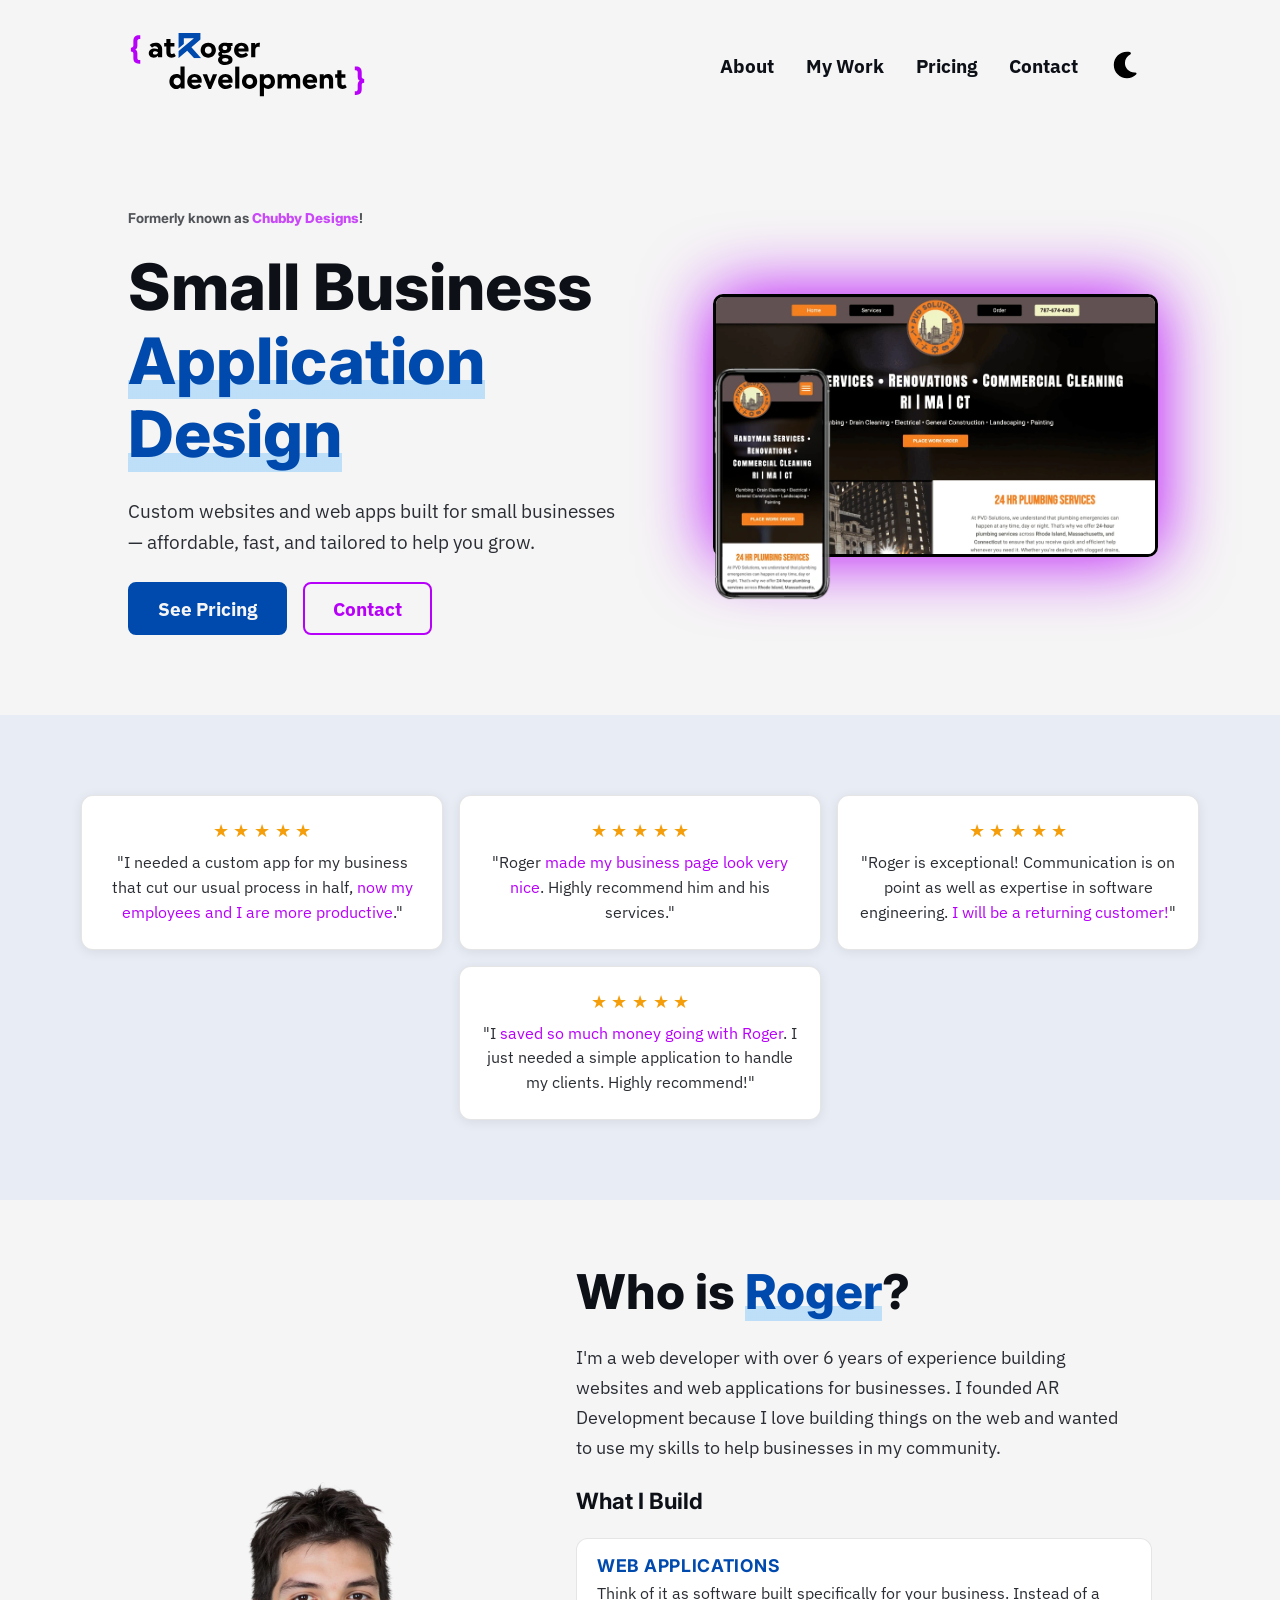
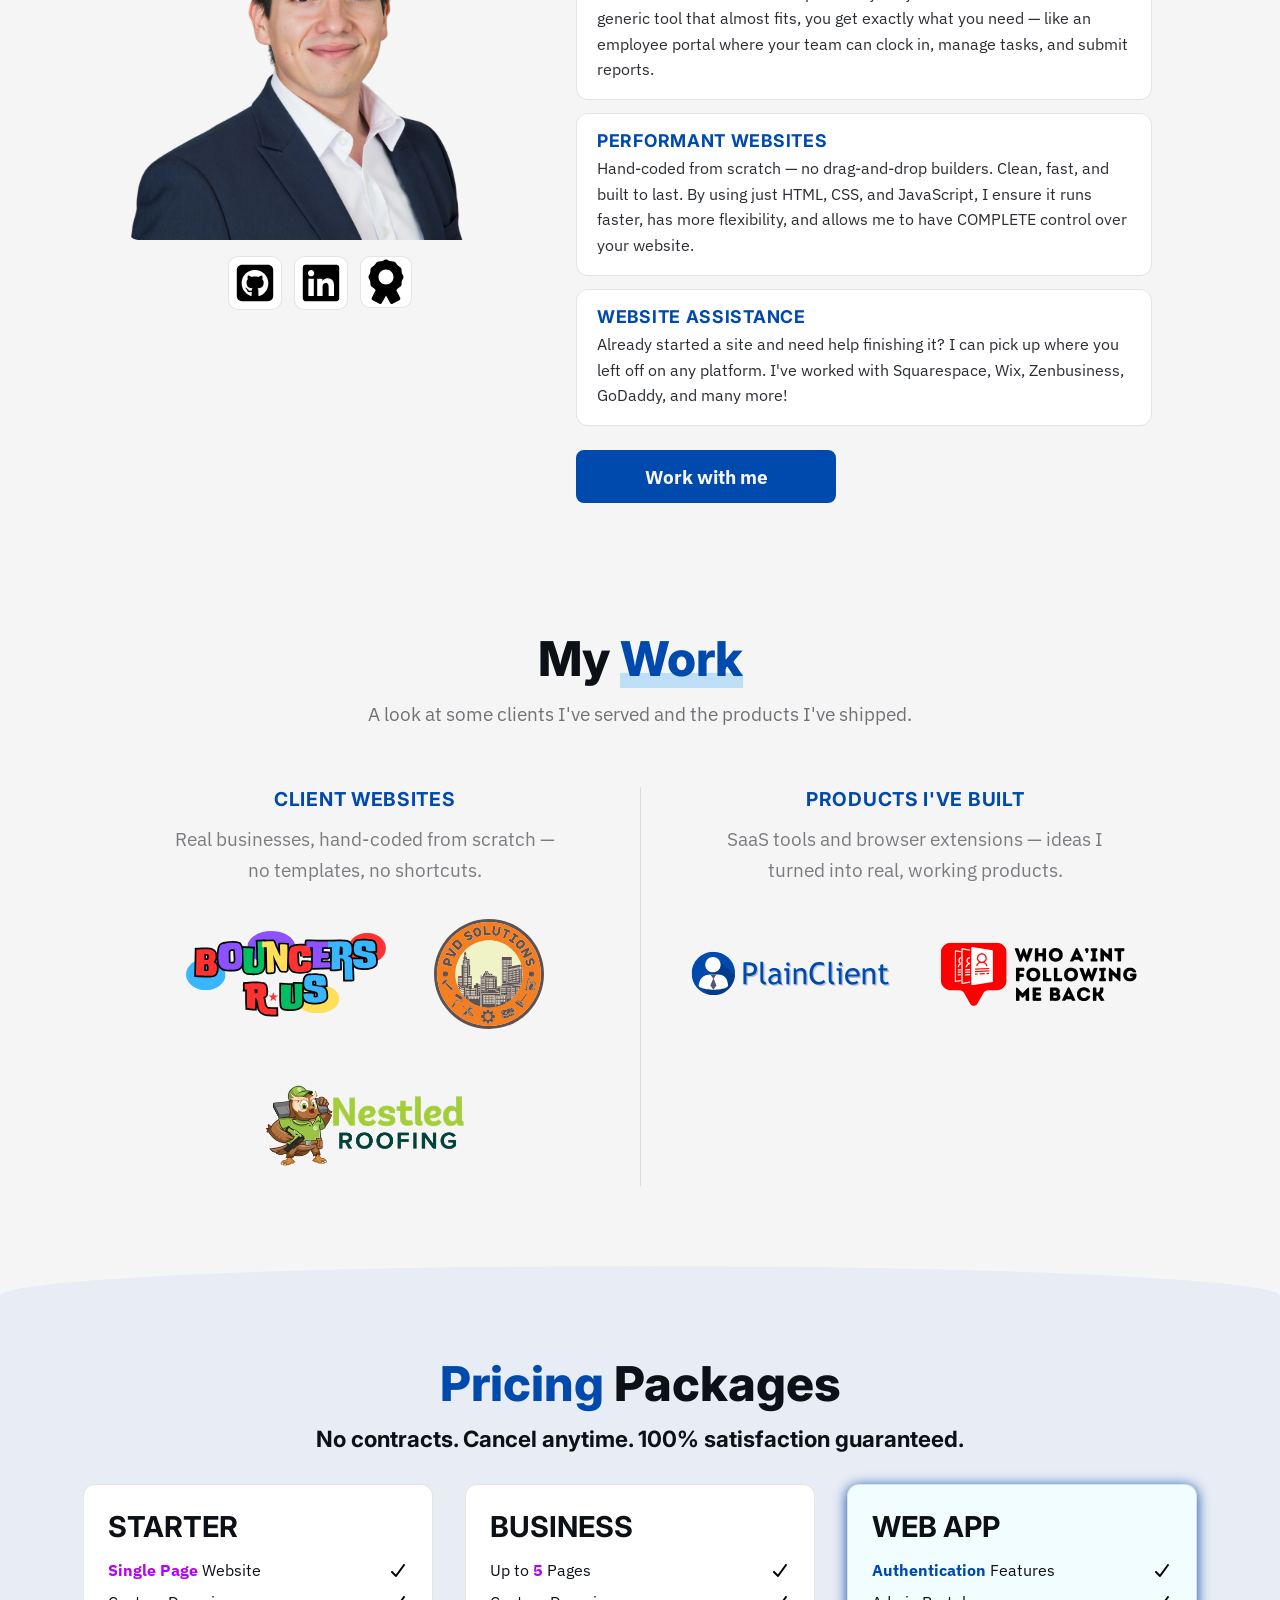
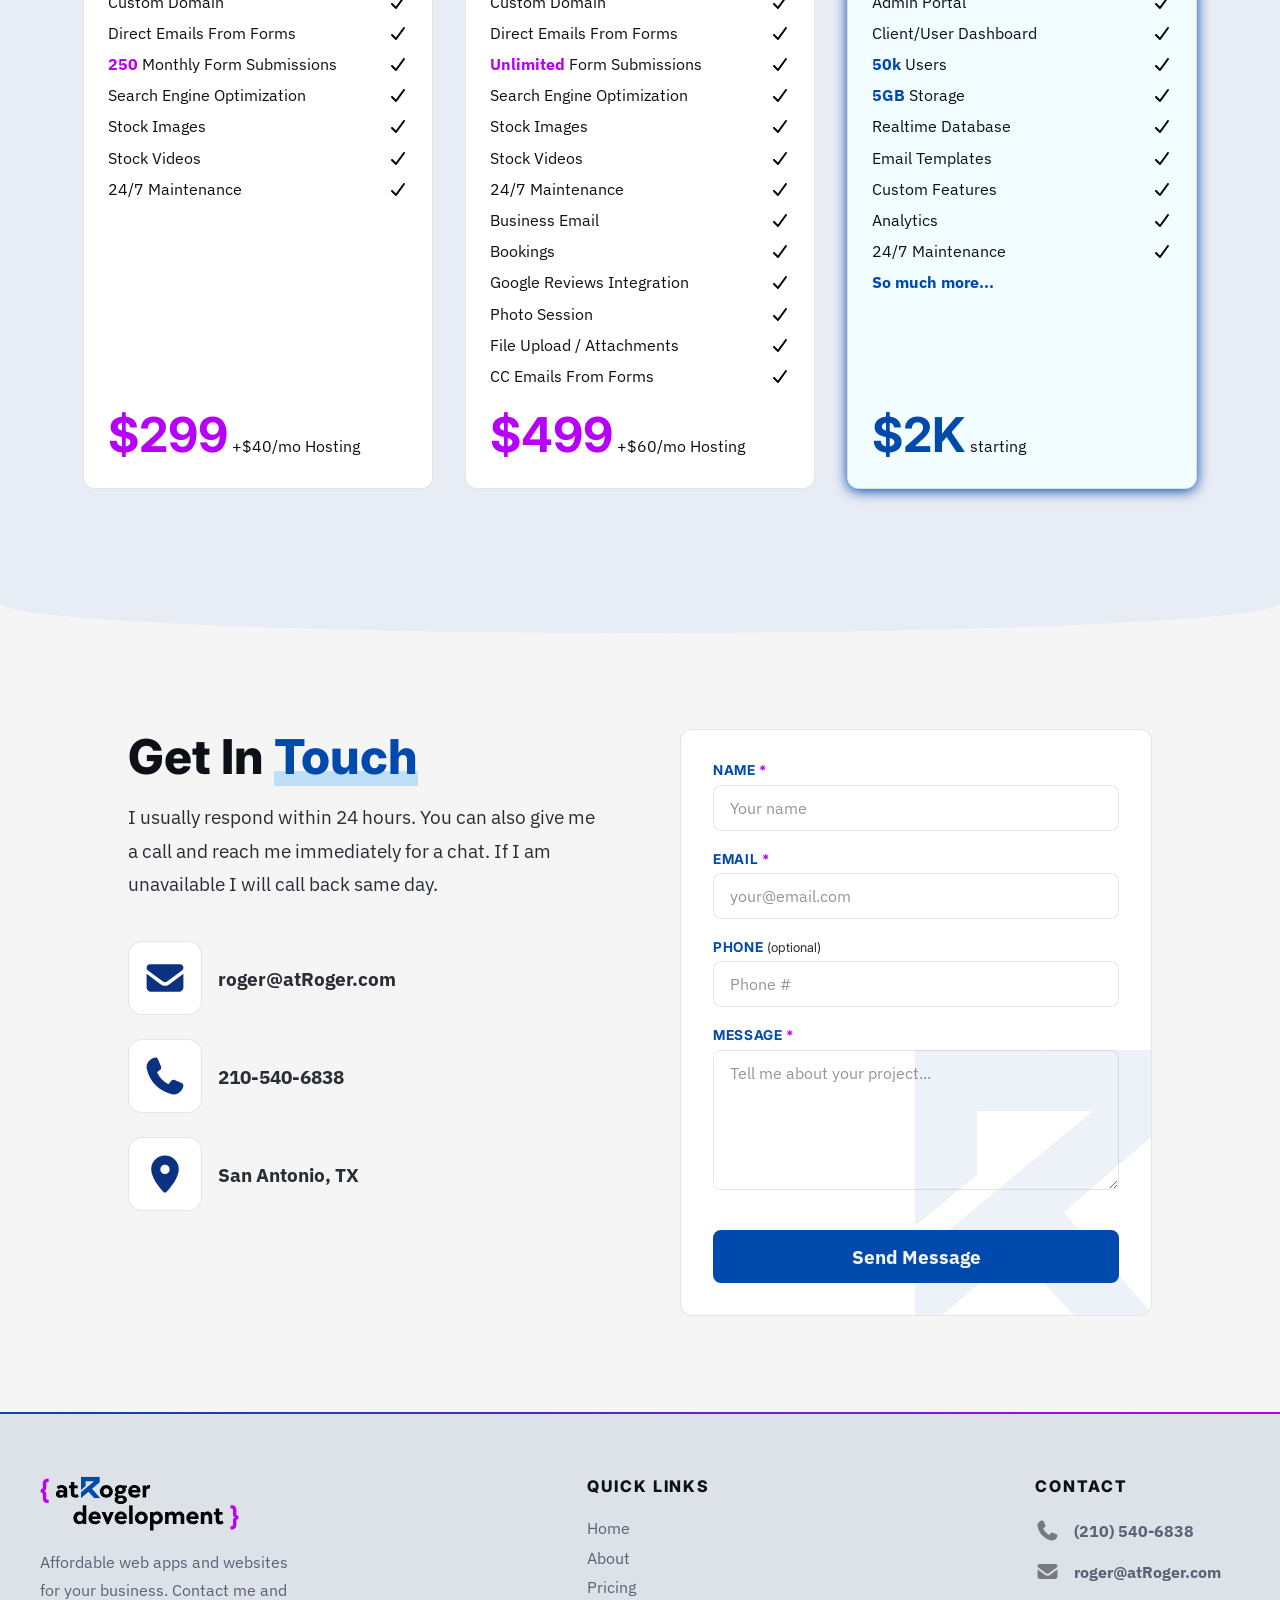
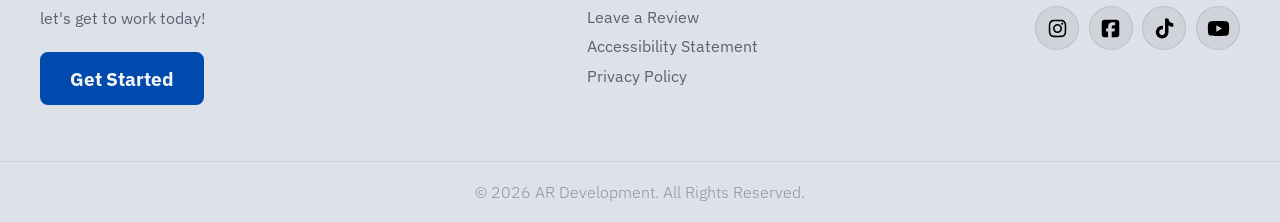
<file: index.html>
<!DOCTYPE html>
<html lang="en" id="top">
<head>
  <meta charset="UTF-8">
  <meta http-equiv="X-UA-Compatible" content="IE=edge">
  <meta name="viewport" content="width=device-width, initial-scale=1.0">
  <meta name="theme-color" content="#000000">

  <link rel="canonical" href="https://www.atroger.com/">

  <meta name="description" content="AR Development builds custom web applications and modern websites for businesses in San Antonio. We create scalable, high-performance digital solutions designed to help local companies grow and stand out online.">

  <meta name="keywords" content="San Antonio web apps, San Antonio web development, custom web applications San Antonio, website design San Antonio TX, web developer San Antonio, small business websites, business web apps, full-stack developer San Antonio, atRoger">

  <!--Social Media Display-->
  <meta property="og:title" content="AR Development | Web Application Design | San Antonio, TX">
  <meta property="og:description" content="AR Development builds custom web applications and modern websites for businesses in San Antonio. We create scalable, high-performance digital solutions designed to help local companies grow and stand out online.">
  <meta property="og:type" content="website">
  <meta property="og:url" content="https://www.atroger.com/">
  <meta property="og:image" content="/images/banner.png">
  <meta property="og:image:secure_url" content="/images/banner.png">

  <!--Favicons-->
  <link rel="icon" type="image/png" href="/favicon-96x96.png" sizes="96x96" />
  <link rel="icon" type="image/svg+xml" href="/favicon.svg" />
  <link rel="shortcut icon" href="/favicon.ico" />
  <link rel="apple-touch-icon" sizes="180x180" href="/apple-touch-icon.png" />
  <meta name="apple-mobile-web-app-title" content="atRoger" />
  <link rel="manifest" href="/site.webmanifest" />

  <!--Styles-->
  <link rel="preload" as="image" href="/images/hero/pvd-screenshot.webp">
  <link rel="preload" as="image" href="/images/hero/pvd-mobile.webp">
  <link rel="stylesheet" href="/css/root-min.css">
  <link rel="stylesheet" href="/css/critical-min.css">

  <!--Defer loading the whole page css-->
  <link rel="stylesheet" href="/css/local-min.css" media="print" onload="this.media='all'; this.onload=null;">

  <!--Logo theme visibility — must be inline so it applies before local.css deferred load-->
  <style>
    .logo-for-dark  { display: block; }
    .logo-for-light { display: none; }
    body.light-mode .logo-for-dark  { display: none; }
    body.light-mode .logo-for-light { display: block; }
  </style>

  <!--If the user has javascript disbaled, load these stylesheets-->
  <noscript>
    <link rel="stylesheet" href="/css/local-min.css">
  </noscript>

  <title>AR Development | Web Application Design | San Antonio, TX</title>
</head>
<body>
  <!--Prevent flash of wrong theme-->
  <script>
    (function () {
      var s = localStorage.getItem('theme');
      if (s === 'light') {
        document.body.classList.add('light-mode');
      } else if (!s && !window.matchMedia('(prefers-color-scheme: dark)').matches) {
        document.body.classList.add('light-mode');
      }
    })();
  </script>

  <!--Screen reader skip main nav-->
  <a class="skip" aria-label="skip to main content" href="#main">Click To Skip To Main Content</a>
  
  <!-- ============================================ -->
  <!--                 Navigation                   -->
  <!-- ============================================ -->
  <nav class="navbar-nav">
    <img id="nav-logo" src="/images/horizontal-logo-white.svg" alt="logo" width="240" height="66">
    <ul class="nav-items" id="nav-items">
      <li><a href="#about" aria-label="about">About</a></li>
      <li><a href="#my-work" aria-label="my work">My Work</a></li>
      <li><a href="#pricing" aria-label="pricing">Pricing</a></li>
      <li><a href="#contact" aria-label="contact">Contact</a></li>
    </ul>
    <button id="theme-toggle" class="theme-toggle" type="button" aria-label="Switch to light mode">
      <img src="/images/sun-solid-full.svg" alt="" class="theme-toggle__icon theme-toggle__sun" width="33" height="33">
      <img src="/images/moon-solid-full.svg" alt="" class="theme-toggle__icon theme-toggle__moon" width="33" height="33">
    </button>
    <button class="hamburger" aria-label="Open menu" aria-expanded="false" aria-controls="nav-items">
      <span class="hamburger__line"></span>
      <span class="hamburger__line"></span>
      <span class="hamburger__line"></span>
    </button>
  </nav>
  <main id="main">

    <section class="hero-container">
      <div class="hero-content">
        <span class="hero-note">Formerly known as <b>Chubby Designs</b>!</span>
        <h1>Small Business<span> Application Design</span></h1>
        <p class="hero-description">
          Custom websites and web apps built for small businesses — affordable, fast, and tailored to help you grow.
        </p>
        <div class="hero-cta">
          <a href="#pricing" class="btn btn-primary">See Pricing</a>
          <a href="#contact" class="btn btn-secondary">Contact</a>
        </div>
      </div>
      <div class="hero-image">
        <div class="hero-slideshow-desk">
          <img class="slide-desk" src="/images/hero/pvd-screenshot.webp" alt="desktop design" width="530" height="310">
          <img class="slide-desk" src="/images/hero/login-desk.webp" alt="desktop design" width="530" height="310">
          <img class="slide-desk" data-src-light="/images/hero/dash-desk-light.webp" data-src-dark="/images/hero/dash-desk-dark.webp" src="/images/hero/dash-desk-light.webp" alt="desktop design" width="530" height="310">
          <img class="slide-desk" src="/images/hero/bouncers-desk.webp" alt="desktop design" width="530" height="310">
          <img class="slide-desk" src="/images/hero/nestled-desk.webp" alt="desktop design" width="530" height="310">
        </div>
        <div class="hero-slideshow-mobile float">
          <img class="slide-mobile" src="/images/hero/pvd-mobile.webp" alt="mobile design" width="120" height="235">
          <img class="slide-mobile" src="/images/hero/login-mobile.svg" alt="mobile design" width="120" height="235">
          <img class="slide-mobile" data-src-light="/images/hero/dash-mobile-light.svg" data-src-dark="/images/hero/dash-mobile-dark.svg" src="/images/hero/dash-mobile-light.svg" alt="mobile design" width="120" height="235">
          <img class="slide-mobile" src="/images/hero/bouncers-mobile.svg" alt="mobile design" width="120" height="235">
          <img class="slide-mobile" src="/images/hero/nestled-mobile.webp" alt="mobile design" width="120" height="235">
        </div>
      </div>
    </section>

    <!--Testimonial Section-->
    <div class="testimonials-section">
      <div class="testimonials">
        <div class="testimonial-box reveal" style="transition-delay: 0ms">
          <div class="testimonial-stars">
            &#9733; &#9733; &#9733; &#9733; &#9733;
          </div>
          <p>"I needed a custom app for my business that cut our usual process in half, <span>now my employees and I are more productive</span>."</p>
        </div>
        <div class="testimonial-box reveal" style="transition-delay: 100ms">
          <div class="testimonial-stars">
            &#9733; &#9733; &#9733; &#9733; &#9733;
          </div>
          <p>"Roger <span>made my business page look very nice</span>. Highly recommend him and his services."</p>
        </div>
        <div class="testimonial-box reveal" style="transition-delay: 200ms">
          <div class="testimonial-stars">
            &#9733; &#9733; &#9733; &#9733; &#9733;
          </div>
          <p>"Roger is exceptional! Communication is on point as well as expertise in software engineering. <span>I will be a returning customer!</span>"</p>
        </div>
        <div class="testimonial-box reveal" style="transition-delay: 300ms">
          <div class="testimonial-stars">
            &#9733; &#9733; &#9733; &#9733; &#9733;
          </div>
          <p>"I <span>saved so much money going with Roger</span>. I just needed a simple application to handle my clients. Highly recommend!"</p>
        </div>
      </div>
    </div>

    <!--About-->
    <section class="about-container" id="about">
      <div class="about-image">
        <img src="/images/roger.webp" alt="Roger, founder of atRoger" width="440" height="450">
        <div class="about-social-links">
          <a href="https://github.com/rogeliosandoval" target="_blank" rel="noopener noreferrer" class="about-social-link" aria-label="GitHub profile">
            <img src="/images/square-github-brands-solid-full.svg" alt="GitHub" width="28" height="28">
          </a>
          <a href="https://www.linkedin.com/in/rogeliosandoval/" target="_blank" rel="noopener noreferrer" class="about-social-link" aria-label="LinkedIn profile">
            <img src="/images/linkedin-brands-solid-full.svg" alt="LinkedIn" width="28" height="28">
          </a>
          <button class="about-social-link about-award-btn" aria-label="View certification">
            <img src="/images/award-solid-full.svg" alt="Certification" width="28" height="28">
          </button>
        </div>
      </div>
      <div class="about-content">
        <h2>Who is <span>Roger</span>?</h2>
        <p class="about-description">
          I'm a web developer with over 6 years of experience building websites and web applications for businesses. I founded AR Development because I love building things on the web and wanted to use my skills to help businesses in my community.
        </p>
        <h3 class="about-services-title">What I Build</h3>
        <div class="about-services">
          <div class="service-card">
            <h4>Web Applications</h4>
            <p>Think of it as software built specifically for your business. Instead of a generic tool that almost fits, you get exactly what you need — like an employee portal where your team can clock in, manage tasks, and submit reports.</p>
          </div>
          <div class="service-card">
            <h4>Performant Websites</h4>
            <p>Hand-coded from scratch — no drag-and-drop builders. Clean, fast, and built to last. By using just HTML, CSS, and JavaScript, I ensure it runs faster, has more flexibility, and allows me to have COMPLETE control over your website.</p>
          </div>
          <div class="service-card">
            <h4>Website Assistance</h4>
            <p>Already started a site and need help finishing it? I can pick up where you left off on any platform. I've worked with Squarespace, Wix, Zenbusiness, GoDaddy, and many more!</p>
          </div>
        </div>
        <a href="#contact" class="btn btn-primary test">Work with me</a>
      </div>
    </section>

    <!--My Work-->
    <section class="my-work-container" id="my-work">
      <div class="work-title">
        <h2>My <span>Work</span></h2>
        <p>A look at some clients I've served and the products I've shipped.</p>
      </div>

      <div class="work-groups reveal" style="transition-delay: 0ms">

        <!-- Client Websites -->
        <div class="work-group">
          <div class="work-group-header">
            <span class="work-group-label">Client Websites</span>
            <p class="work-group-desc">Real businesses, hand-coded from scratch — no templates, no shortcuts.</p>
          </div>
          <div class="work-logos">
            <a href="https://bouncersrus-satx.com/" target="_blank" class="work-logo-item" aria-label="Bouncers R Us">
              <img src="/images/logos/bouncers-logo.svg" alt="Bouncers R Us" width="140" height="60">
            </a>
            <a href="https://pvd-solutions.com/" target="_blank" class="work-logo-item" aria-label="PVD Solutions">
              <img class="pvd-logo" src="/images/logos/pvd-logo.svg" alt="PVD Solutions" width="90" height="60">
            </a>
            <a href="https://nestledroofing.com/" target="_blank" class="work-logo-item" aria-label="Nestled Roofing">
              <img class="logo-for-dark" src="/images/logos/nestled-logo-light.webp" alt="Nestled Roofing" width="140" height="60">
              <img class="logo-for-light" src="/images/logos/nestled-logo-dark.webp" alt="Nestled Roofing" width="140" height="60">
            </a>
          </div>
        </div>

        <div class="work-group-divider"></div>

        <!-- Products I've Built -->
        <div class="work-group">
          <div class="work-group-header">
            <span class="work-group-label">Products I've Built</span>
            <p class="work-group-desc">SaaS tools and browser extensions — ideas I turned into real, working products.</p>
          </div>
          <div class="work-logos">
            <a href="https://plainclient.com/" target="_blank" class="work-logo-item" aria-label="PlainClient CRM">
              <img class="logo-for-dark" src="/images/logos/plainclient-logo-light.svg" alt="PlainClient CRM" width="140" height="60">
              <img class="logo-for-light" src="/images/logos/plainclient-logo-dark.svg" alt="PlainClient CRM" width="140" height="60">
            </a>
            <a href="https://whoaintfollowingmeback.com/" target="_blank" class="work-logo-item" aria-label="Back - Instagram Unfollow Tool">
              <img class="logo-for-dark" src="/images/logos/back-logo-light.svg" alt="Back - Instagram Unfollow Tool" width="140" height="60">
              <img class="logo-for-light" src="/images/logos/back-logo-dark.svg" alt="Back - Instagram Unfollow Tool" width="140" height="60">
            </a>
          </div>
        </div>

      </div>
    </section>

    <!--Pricing-->
    <section class="pricing-container" id="pricing">
      <div class="pricing-title reveal">
        <h2><span>Pricing</span> Packages</h2>
        <h3>No contracts. Cancel anytime. 100% satisfaction guaranteed.</h3>
      </div>

      <div class="pricing-cards">

        <div class="pricing-card reveal" style="transition-delay: 0ms">
          <div class="pricing-card__title">Starter</div>
          <div class="pricing-card__features">
            <div class="pricing-card__features--feature">
              <div class="feature-label"><span>Single Page</span> Website</div>
              <img src="/images/check-solid-full.svg" alt="check" height="20" width="20">
            </div>
            <div class="pricing-card__features--feature">
              <div class="feature-label">Custom Domain</div>
              <img src="/images/check-solid-full.svg" alt="check" height="20" width="20">
            </div>
            <div class="pricing-card__features--feature">
              <div class="feature-label">Direct Emails From Forms</div>
              <img src="/images/check-solid-full.svg" alt="check" height="20" width="20">
            </div>
            <div class="pricing-card__features--feature">
              <div class="feature-label"><span>250</span> Monthly Form Submissions</div>
              <img src="/images/check-solid-full.svg" alt="check" height="20" width="20">
            </div>
            <div class="pricing-card__features--feature">
              <div class="feature-label">Search Engine Optimization</div>
              <img src="/images/check-solid-full.svg" alt="check" height="20" width="20">
            </div>
            <div class="pricing-card__features--feature">
              <div class="feature-label">Stock Images</div>
              <img src="/images/check-solid-full.svg" alt="check" height="20" width="20">
            </div>
            <div class="pricing-card__features--feature">
              <div class="feature-label">Stock Videos</div>
              <img src="/images/check-solid-full.svg" alt="check" height="20" width="20">
            </div>
            <div class="pricing-card__features--feature">
              <div class="feature-label">24/7 Maintenance</div>
              <img src="/images/check-solid-full.svg" alt="check" height="20" width="20">
            </div>
          </div>
          <div class="pricing-card__price">
            <strong>$299</strong>
            <span>+$40/mo Hosting</span>
          </div>
        </div>

        <div class="pricing-card reveal" style="transition-delay: 100ms">
          <div class="pricing-card__title">Business</div>
          <div class="pricing-card__features">
            <div class="pricing-card__features--feature">
              <div class="feature-label">Up to <span>5</span> Pages</div>
              <img src="/images/check-solid-full.svg" alt="check" height="20" width="20">
            </div>
            <div class="pricing-card__features--feature">
              <div class="feature-label">Custom Domain</div>
              <img src="/images/check-solid-full.svg" alt="check" height="20" width="20">
            </div>
            <div class="pricing-card__features--feature">
              <div class="feature-label">Direct Emails From Forms</div>
              <img src="/images/check-solid-full.svg" alt="check" height="20" width="20">
            </div>
            <div class="pricing-card__features--feature">
              <div class="feature-label"><span>Unlimited</span> Form Submissions</div>
              <img src="/images/check-solid-full.svg" alt="check" height="20" width="20">
            </div>
            <div class="pricing-card__features--feature">
              <div class="feature-label">Search Engine Optimization</div>
              <img src="/images/check-solid-full.svg" alt="check" height="20" width="20">
            </div>
            <div class="pricing-card__features--feature">
              <div class="feature-label">Stock Images</div>
              <img src="/images/check-solid-full.svg" alt="check" height="20" width="20">
            </div>
            <div class="pricing-card__features--feature">
              <div class="feature-label">Stock Videos</div>
              <img src="/images/check-solid-full.svg" alt="check" height="20" width="20">
            </div>
            <div class="pricing-card__features--feature">
              <div class="feature-label">24/7 Maintenance</div>
              <img src="/images/check-solid-full.svg" alt="check" height="20" width="20">
            </div>
            <div class="pricing-card__features--feature">
              <div class="feature-label">Business Email</div>
              <img src="/images/check-solid-full.svg" alt="check" height="20" width="20">
            </div>
            <div class="pricing-card__features--feature">
              <div class="feature-label">Bookings</div>
              <img src="/images/check-solid-full.svg" alt="check" height="20" width="20">
            </div>
            <div class="pricing-card__features--feature">
              <div class="feature-label">Google Reviews Integration</div>
              <img src="/images/check-solid-full.svg" alt="check" height="20" width="20">
            </div>
            <div class="pricing-card__features--feature">
              <div class="feature-label">Photo Session</div>
              <img src="/images/check-solid-full.svg" alt="check" height="20" width="20">
            </div>
            <div class="pricing-card__features--feature">
              <div class="feature-label">File Upload / Attachments</div>
              <img src="/images/check-solid-full.svg" alt="check" height="20" width="20">
            </div>
            <div class="pricing-card__features--feature">
              <div class="feature-label">CC Emails From Forms</div>
              <img src="/images/check-solid-full.svg" alt="check" height="20" width="20">
            </div>
          </div>
          <div class="pricing-card__price">
            <strong>$499</strong>
            <span>+$60/mo Hosting</span>
          </div>
        </div>

        <div class="pricing-card webapp reveal" style="transition-delay: 200ms">
          <div class="pricing-card__title">Web App</div>
          <div class="pricing-card__features">
            <div class="pricing-card__features--feature">
              <div class="feature-label"><span>Authentication</span> Features</div>
              <img src="/images/check-solid-full.svg" alt="check" height="20" width="20">
            </div>
            <div class="pricing-card__features--feature">
              <div class="feature-label">Admin Portal</div>
              <img src="/images/check-solid-full.svg" alt="check" height="20" width="20">
            </div>
            <div class="pricing-card__features--feature">
              <div class="feature-label">Client/User Dashboard</div>
              <img src="/images/check-solid-full.svg" alt="check" height="20" width="20">
            </div>
            <div class="pricing-card__features--feature">
              <div class="feature-label"><span>50k</span> Users</div>
              <img src="/images/check-solid-full.svg" alt="check" height="20" width="20">
            </div>
            <div class="pricing-card__features--feature">
              <div class="feature-label"><span>5GB</span> Storage</div>
              <img src="/images/check-solid-full.svg" alt="check" height="20" width="20">
            </div>
            <div class="pricing-card__features--feature">
              <div class="feature-label">Realtime Database</div>
              <img src="/images/check-solid-full.svg" alt="check" height="20" width="20">
            </div>
            <div class="pricing-card__features--feature">
              <div class="feature-label">Email Templates</div>
              <img src="/images/check-solid-full.svg" alt="check" height="20" width="20">
            </div>
            <div class="pricing-card__features--feature">
              <div class="feature-label">Custom Features</div>
              <img src="/images/check-solid-full.svg" alt="check" height="20" width="20">
            </div>
            <div class="pricing-card__features--feature">
              <div class="feature-label">Analytics</div>
              <img src="/images/check-solid-full.svg" alt="check" height="20" width="20">
            </div>
            <div class="pricing-card__features--feature">
              <div class="feature-label">24/7 Maintenance</div>
              <img src="/images/check-solid-full.svg" alt="check" height="20" width="20">
            </div>
            <div class="pricing-card__features--feature">
              <div class="feature-label"><span><b>So much more...</b></span></div>
              <!-- <img src="/images/check-solid-full.svg" alt="check" height="20" width="20"> -->
            </div>
          </div>
          <div class="pricing-card__price">
            <strong>$2k</strong>
            <span>starting</span>
          </div>
        </div>

      </div>
    </section>

    <!--Contact-->
    <section class="contact-container" id="contact">
      <div class="contact-info">
        <div>
          <h2>Get In <span>Touch</span></h2>
          <p class="contact-description">
            I usually respond within 24 hours. You can also give me a call and reach me immediately for a chat. If I am unavailable I will call back same day.
          </p>
        </div>
        <div class="contact-details">
          <div class="contact-item">
            <span class="contact-icon-wrapper">
              <img src="/images/envelope-solid-full.svg" alt="" class="contact-icon" width="46" height="46">
            </span>
            <span>roger&#64;atRoger.com</span>
          </div>
          <div class="contact-item">
            <span class="contact-icon-wrapper">
              <img src="/images/phone-solid-full.svg" alt="" class="contact-icon" width="46" height="46">
            </span>
            <span>210-540-6838</span>
          </div>
          <div class="contact-item">
            <span class="contact-icon-wrapper">
              <img src="/images/location-dot-solid-full.svg" alt="" class="contact-icon" width="46" height="46">
            </span>
            <span>San Antonio, TX</span>
          </div>
        </div>
      </div>
      <div class="contact-form-wrapper">
        <img src="/images/avatar-logo-light.png" alt="" class="contact-form-logo contact-form-logo--dark" aria-hidden="true">
        <img src="/images/avatar-logo-dark.png" alt="" class="contact-form-logo contact-form-logo--light" aria-hidden="true">
        <form id="form">

          <input type="hidden" name="access_key" value="a7c30a5c-3076-4bac-99a2-d701a1870178"> <!-- Web3Forms Access Key -->

          <input type="hidden" name="subject" value="Contact Form Submission" autocomplete="off">

          <div class="form-group">
            <label for="contact-name">Name <span class="required-indicator">*</span></label>
            <input type="text" id="contact-name" name="name" placeholder="Your name" required>
          </div>
          <div class="form-group">
            <label for="contact-email">Email <span class="required-indicator">*</span></label>
            <input type="email" id="contact-email" name="email" placeholder="your@email.com" required>
          </div>
          <div class="form-group">
            <label for="contact-phone">Phone <span class="optional-indicator">(optional)</span></label>
            <input type="tel" id="contact-phone" name="phone" placeholder="Phone #">
          </div>
          <div class="form-group">
            <label for="contact-message">Message <span class="required-indicator">*</span></label>
            <textarea id="contact-message" name="message" placeholder="Tell me about your project..." required></textarea>
          </div>

          <input type="checkbox" name="botcheck" class="hidden" style="display: none;"> <!-- Honeypot Spam Protection -->

          <button id="submit-button" type="submit" class="btn btn-primary contact-submit">Send Message</button>
        </form>
      </div>
    </section>
  </main>
  <!-- ============================================ -->
  <!--                 Footer                       -->
  <!-- ============================================ -->
  <footer class="footer">
    <div class="footer-container">
      <div class="footer-column footer-column--brand">
        <a href="/" aria-label="go to homepage">
          <img class="footer-logo footer-logo--dark" src="/images/horizontal-logo-white.svg" alt="atRoger logo" draggable="false" loading="lazy" width="200" height="53">
          <img class="footer-logo footer-logo--light" src="/images/horizontal-logo-black.svg" alt="atRoger logo" draggable="false" loading="lazy" width="200" height="53">
        </a>
        <p>Affordable web apps and websites for your business. Contact me and let's get to work today!</p>
        <a class="btn btn-primary footer-cta" href="#contact">Get Started</a>
      </div>
      <div class="footer-column">
        <div class="footer-column__title">Quick Links</div>
        <nav>
          <ul class="quick-links">
            <li><a href="#top" class="footer-nav-link" aria-label="home">Home</a></li>
            <li><a href="#about" class="footer-nav-link" aria-label="about">About</a></li>
            <li><a href="#pricing" class="footer-nav-link" aria-label="pricing">Pricing</a></li>
            <li><a href="https://g.page/r/CYGzaFS8VUH-EAE/review" class="footer-nav-link" aria-label="leave a review" target="_blank" rel="noopener noreferrer">Leave a Review</a></li>
            <li><a href="/accessibility-statement.html" class="footer-nav-link" aria-label="accessibility statement">Accessibility Statement</a></li>
            <li><a href="/privacy-policy.html" class="footer-nav-link" aria-label="privacy policy">Privacy Policy</a></li>
          </ul>
        </nav>
      </div>
      <div class="footer-column">
        <div class="footer-column__title">Contact</div>
        <div class="contact-group">
          <img src="/images/phone-solid-full.svg" alt="" decoding="async" width="18" height="18" loading="lazy">
          <a href="tel:+12105406838" aria-label="call us now">(210) 540-6838</a>
        </div>
        <div class="contact-group">
          <img src="/images/envelope-solid-full.svg" alt="" decoding="async" width="18" height="18" loading="lazy">
          <a href="mailto:roger@atRoger.com" aria-label="email us now">roger&#64;atRoger.com</a>
        </div>
        <div class="socials">
          <a href="https://www.instagram.com/ardevelopment.scss/" target="_blank" rel="noopener noreferrer" aria-label="instagram profile">
            <img src="/images/instagram-brands-solid-full.svg" alt="Instagram" decoding="async" width="20" height="20" loading="lazy">
          </a>
          <a href="https://www.facebook.com/ardevelopment.scss/" target="_blank" rel="noopener noreferrer" aria-label="facebook profile">
            <img src="/images/square-facebook-brands-solid-full.svg" alt="Facebook" decoding="async" width="20" height="20" loading="lazy">
          </a>
          <a href="https://www.tiktok.com/@ardevelopment.scss?_r=1&_t=ZP-94HvaYhCHLr" target="_blank" rel="noopener noreferrer" aria-label="tiktok profile">
            <img src="/images/tiktok-brands-solid-full.svg" alt="TikTok" decoding="async" width="20" height="20" loading="lazy">
          </a>
          <a href="https://www.youtube.com/@ardevelopmentscss" target="_blank" rel="noopener noreferrer" aria-label="youtube profile">
            <img src="/images/youtube-brands-solid-full.svg" alt="YouTube" decoding="async" width="20" height="20" loading="lazy">
          </a>
        </div>
      </div>
    </div>
    <div class="subfooter">
      © 2026 AR Development. All Rights Reserved.
    </div>
  </footer>
  <div data-romw-token="00kRH7IimgouLwIqgC6llvc6mkA33493Ax8ow7ATwiUDrtvTZv"></div>
  <!-- Certification Modal -->
  <div id="cert-modal" class="cert-modal" role="dialog" aria-modal="true" aria-label="Certification">
    <div class="cert-modal-backdrop"></div>
    <div class="cert-modal-content">
      <button class="cert-modal-close" aria-label="Close">&times;</button>
      <img src="/images/cert-hq.png" alt="AR Development Certification" class="cert-modal-img">
    </div>
  </div>
  <script src="https://localimpact.com/js/v2/embed.js?id=b8f5b4fd2464663219f4d9b7ec62f159" type="text/javascript" defer></script>
  <script src="/js/theme-min.js"></script>
  <script src="/js/contact-min.js"></script>
  <script src="/js/animations-min.js" defer></script>
  <script src="/js/hero-slideshow-min.js" defer></script>
  <script>
    (function () {
      var modal = document.getElementById('cert-modal');
      function openModal() { modal.classList.add('active'); }
      function closeModal() { modal.classList.remove('active'); }
      document.querySelector('.about-award-btn').addEventListener('click', openModal);
      document.querySelector('.cert-modal-close').addEventListener('click', closeModal);
      document.querySelector('.cert-modal-backdrop').addEventListener('click', closeModal);
      document.addEventListener('keydown', function (e) { if (e.key === 'Escape') closeModal(); });
    })();
  </script>
</body>
</html>
</file>
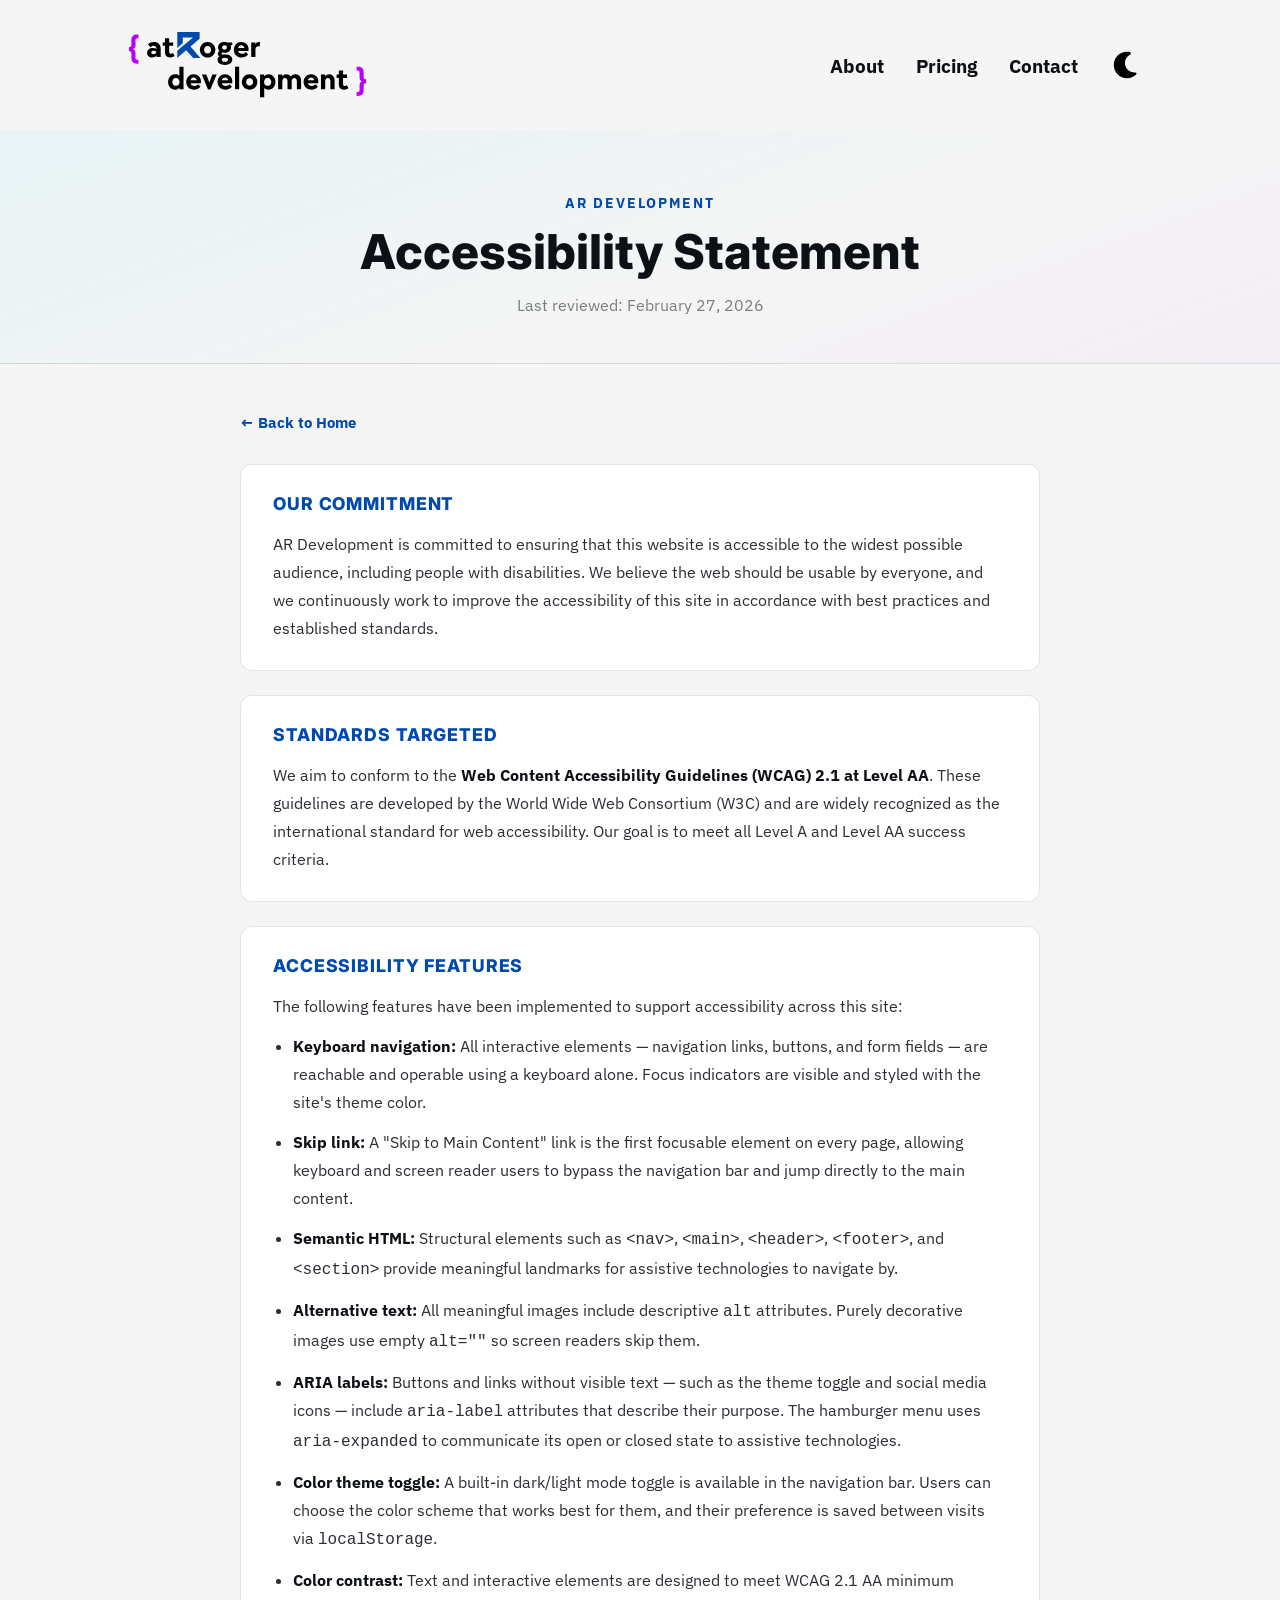
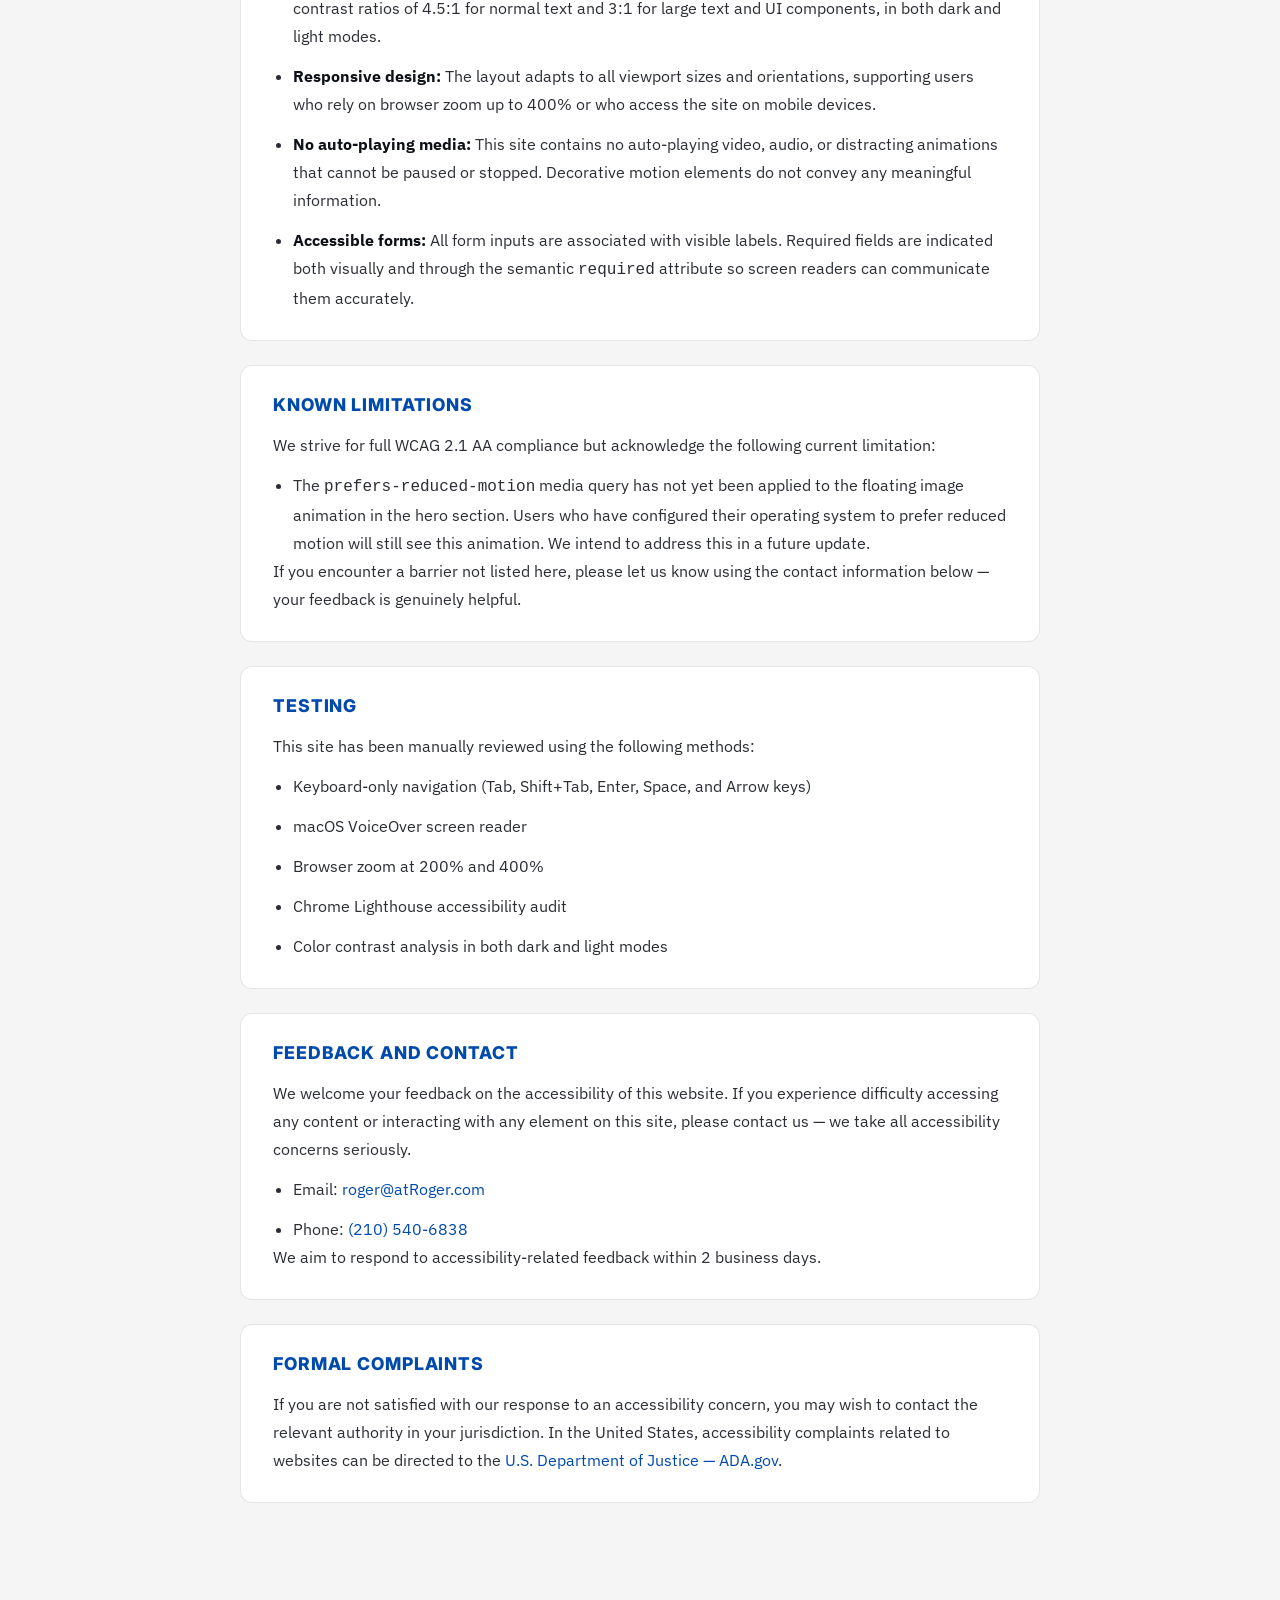
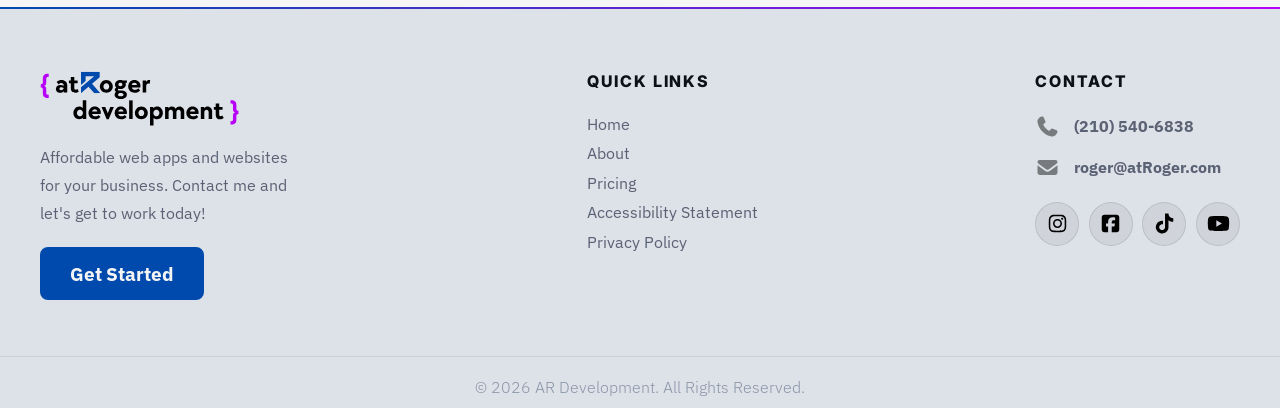
<file: accessibility-statement.html>
<!DOCTYPE html>
<html lang="en">
<head>
  <meta charset="UTF-8">
  <meta http-equiv="X-UA-Compatible" content="IE=edge">
  <meta name="viewport" content="width=device-width, initial-scale=1.0">
  <meta name="theme-color" content="#000000">

  <link rel="canonical" href="https://www.atroger.com/accessibility-statement.html">
  <meta name="description" content="Accessibility Statement for AR Development (atRoger). Learn about our commitment to web accessibility and how to report issues.">

  <!--Favicons-->
  <link rel="icon" type="image/png" href="/favicon-96x96.png" sizes="96x96" />
  <link rel="icon" type="image/svg+xml" href="/favicon.svg" />
  <link rel="shortcut icon" href="/favicon.ico" />
  <link rel="apple-touch-icon" sizes="180x180" href="/apple-touch-icon.png" />
  <meta name="apple-mobile-web-app-title" content="atRoger" />
  <link rel="manifest" href="/site.webmanifest" />

  <!--Styles-->
  <link rel="stylesheet" href="/css/root.css">
  <link rel="stylesheet" href="/css/critical.css">

  <style>
    .legal-page-header {
      padding: 4rem 2rem 3rem;
      text-align: center;
      border-bottom: 1px solid var(--color-card-border);
      background: linear-gradient(160deg, rgba(8, 200, 240, 0.06) 0%, transparent 60%, rgba(214, 101, 255, 0.05) 100%);
    }

    .legal-page-header__inner {
      max-width: 720px;
      margin: 0 auto;
    }

    .legal-page-header__eyebrow {
      font-family: "IBM Plex Sans", sans-serif;
      font-weight: 600;
      font-size: 0.85rem;
      letter-spacing: 0.15em;
      text-transform: uppercase;
      color: var(--theme-color-main);
      margin: 0 0 0.75rem;
    }

    .legal-page-header__title {
      font-family: "Inter", sans-serif;
      font-weight: 800;
      font-size: 3rem;
      color: var(--color-text);
      margin: 0 0 1rem;
      line-height: 1.15;
    }

    .legal-page-header__meta {
      font-family: "IBM Plex Sans", sans-serif;
      font-weight: 500;
      font-size: 1rem;
      color: var(--color-text-muted);
      opacity: 0.6;
      margin: 0;
    }

    .legal-content {
      max-width: 800px;
      margin: 0 auto;
      padding: 3rem 2rem 5rem;
    }

    .legal-back-link {
      display: inline-flex;
      align-items: center;
      gap: 0.5rem;
      font-family: "IBM Plex Sans", sans-serif;
      font-weight: 600;
      font-size: 0.95rem;
      color: var(--theme-color-main);
      text-decoration: none;
      margin-bottom: 2rem;
      transition: color 0.15s ease;
    }

    .legal-back-link:hover {
      color: var(--theme-color-accent);
    }

    .legal-section {
      background-color: var(--color-card-bg);
      border: 1px solid var(--color-card-border);
      border-radius: 12px;
      padding: 1.75rem 2rem;
      margin-bottom: 1.5rem;
      transition: background-color 0.35s ease, border-color 0.35s ease;
    }

    .legal-section h2 {
      font-family: "Inter", sans-serif;
      font-weight: 700;
      font-size: 1.1rem;
      letter-spacing: 0.05em;
      text-transform: uppercase;
      color: var(--theme-color-main);
      margin: 0 0 1rem;
    }

    .legal-section p,
    .legal-section li {
      font-family: "IBM Plex Sans", sans-serif;
      font-weight: 500;
      font-size: 1rem;
      color: var(--color-text-muted);
      line-height: 1.75;
      margin: 0 0 0.75rem;
    }

    .legal-section p:last-child,
    .legal-section li:last-child {
      margin-bottom: 0;
    }

    .legal-section ul {
      padding-left: 1.25rem;
      margin: 0.5rem 0 0;
    }

    .legal-section a {
      color: var(--theme-color-main);
      text-decoration: none;
      transition: color 0.15s ease;
    }

    .legal-section a:hover {
      text-decoration: underline;
    }

    .legal-section strong {
      font-weight: 600;
      color: var(--color-text);
    }

    @media (max-width: 768px) {
      .legal-page-header {
        padding: 3rem 1.5rem 2.5rem;
      }

      .legal-page-header__title {
        font-size: 2.25rem;
      }

      .legal-content {
        padding: 2rem 1.5rem 4rem;
      }

      .legal-section {
        padding: 1.25rem;
      }
    }

    @media (max-width: 480px) {
      .legal-page-header {
        padding: 2.5rem 1.25rem 2rem;
      }

      .legal-page-header__title {
        font-size: 2rem;
      }

      .legal-content {
        padding: 1.5rem 1.25rem 3rem;
      }
    }
  </style>

  <title>Accessibility Statement | AR Development</title>
</head>
<body>
  <!--Prevent flash of wrong theme-->
  <script>
    (function () {
      var s = localStorage.getItem('theme');
      if (s === 'light') {
        document.body.classList.add('light-mode');
      } else if (!s && !window.matchMedia('(prefers-color-scheme: dark)').matches) {
        document.body.classList.add('light-mode');
      }
    })();
  </script>

  <!--Screen reader skip main nav-->
  <a class="skip" aria-label="skip to main content" href="#main">Click To Skip To Main Content</a>

  <!-- ============================================ -->
  <!--                 Navigation                   -->
  <!-- ============================================ -->
  <nav class="navbar-nav">
    <img id="nav-logo" src="/images/horizontal-logo-white.svg" alt="logo">
    <ul class="nav-items" id="nav-items">
      <li><a href="/#about" aria-label="about">About</a></li>
      <li><a href="/#pricing" aria-label="pricing">Pricing</a></li>
      <li><a href="/#contact" aria-label="contact">Contact</a></li>
    </ul>
    <button id="theme-toggle" class="theme-toggle" type="button" aria-label="Switch to light mode">
      <img src="/images/sun-solid-full.svg" alt="" class="theme-toggle__icon theme-toggle__sun">
      <img src="/images/moon-solid-full.svg" alt="" class="theme-toggle__icon theme-toggle__moon">
    </button>
    <button class="hamburger" aria-label="Open menu" aria-expanded="false" aria-controls="nav-items">
      <span class="hamburger__line"></span>
      <span class="hamburger__line"></span>
      <span class="hamburger__line"></span>
    </button>
  </nav>

  <!-- ============================================ -->
  <!--                 Main Content                 -->
  <!-- ============================================ -->
  <main id="main">

    <header class="legal-page-header">
      <div class="legal-page-header__inner">
        <p class="legal-page-header__eyebrow">AR Development</p>
        <h1 class="legal-page-header__title">Accessibility Statement</h1>
        <p class="legal-page-header__meta">Last reviewed: February 27, 2026</p>
      </div>
    </header>

    <div class="legal-content">

      <a href="/" class="legal-back-link">&#8592; Back to Home</a>

      <section class="legal-section">
        <h2>Our Commitment</h2>
        <p>AR Development is committed to ensuring that this website is accessible to the widest possible audience, including people with disabilities. We believe the web should be usable by everyone, and we continuously work to improve the accessibility of this site in accordance with best practices and established standards.</p>
      </section>

      <section class="legal-section">
        <h2>Standards Targeted</h2>
        <p>We aim to conform to the <strong>Web Content Accessibility Guidelines (WCAG) 2.1 at Level AA</strong>. These guidelines are developed by the World Wide Web Consortium (W3C) and are widely recognized as the international standard for web accessibility. Our goal is to meet all Level A and Level AA success criteria.</p>
      </section>

      <section class="legal-section">
        <h2>Accessibility Features</h2>
        <p>The following features have been implemented to support accessibility across this site:</p>
        <ul>
          <li><strong>Keyboard navigation:</strong> All interactive elements — navigation links, buttons, and form fields — are reachable and operable using a keyboard alone. Focus indicators are visible and styled with the site's theme color.</li>
          <li><strong>Skip link:</strong> A "Skip to Main Content" link is the first focusable element on every page, allowing keyboard and screen reader users to bypass the navigation bar and jump directly to the main content.</li>
          <li><strong>Semantic HTML:</strong> Structural elements such as <code>&lt;nav&gt;</code>, <code>&lt;main&gt;</code>, <code>&lt;header&gt;</code>, <code>&lt;footer&gt;</code>, and <code>&lt;section&gt;</code> provide meaningful landmarks for assistive technologies to navigate by.</li>
          <li><strong>Alternative text:</strong> All meaningful images include descriptive <code>alt</code> attributes. Purely decorative images use empty <code>alt=""</code> so screen readers skip them.</li>
          <li><strong>ARIA labels:</strong> Buttons and links without visible text — such as the theme toggle and social media icons — include <code>aria-label</code> attributes that describe their purpose. The hamburger menu uses <code>aria-expanded</code> to communicate its open or closed state to assistive technologies.</li>
          <li><strong>Color theme toggle:</strong> A built-in dark/light mode toggle is available in the navigation bar. Users can choose the color scheme that works best for them, and their preference is saved between visits via <code>localStorage</code>.</li>
          <li><strong>Color contrast:</strong> Text and interactive elements are designed to meet WCAG 2.1 AA minimum contrast ratios of 4.5:1 for normal text and 3:1 for large text and UI components, in both dark and light modes.</li>
          <li><strong>Responsive design:</strong> The layout adapts to all viewport sizes and orientations, supporting users who rely on browser zoom up to 400% or who access the site on mobile devices.</li>
          <li><strong>No auto-playing media:</strong> This site contains no auto-playing video, audio, or distracting animations that cannot be paused or stopped. Decorative motion elements do not convey any meaningful information.</li>
          <li><strong>Accessible forms:</strong> All form inputs are associated with visible labels. Required fields are indicated both visually and through the semantic <code>required</code> attribute so screen readers can communicate them accurately.</li>
        </ul>
      </section>

      <section class="legal-section">
        <h2>Known Limitations</h2>
        <p>We strive for full WCAG 2.1 AA compliance but acknowledge the following current limitation:</p>
        <ul>
          <li>The <code>prefers-reduced-motion</code> media query has not yet been applied to the floating image animation in the hero section. Users who have configured their operating system to prefer reduced motion will still see this animation. We intend to address this in a future update.</li>
        </ul>
        <p>If you encounter a barrier not listed here, please let us know using the contact information below — your feedback is genuinely helpful.</p>
      </section>

      <section class="legal-section">
        <h2>Testing</h2>
        <p>This site has been manually reviewed using the following methods:</p>
        <ul>
          <li>Keyboard-only navigation (Tab, Shift+Tab, Enter, Space, and Arrow keys)</li>
          <li>macOS VoiceOver screen reader</li>
          <li>Browser zoom at 200% and 400%</li>
          <li>Chrome Lighthouse accessibility audit</li>
          <li>Color contrast analysis in both dark and light modes</li>
        </ul>
      </section>

      <section class="legal-section">
        <h2>Feedback and Contact</h2>
        <p>We welcome your feedback on the accessibility of this website. If you experience difficulty accessing any content or interacting with any element on this site, please contact us — we take all accessibility concerns seriously.</p>
        <ul>
          <li>Email: <a href="mailto:roger@atRoger.com">roger&#64;atRoger.com</a></li>
          <li>Phone: <a href="tel:+12105406838">(210) 540-6838</a></li>
        </ul>
        <p>We aim to respond to accessibility-related feedback within 2 business days.</p>
      </section>

      <section class="legal-section">
        <h2>Formal Complaints</h2>
        <p>If you are not satisfied with our response to an accessibility concern, you may wish to contact the relevant authority in your jurisdiction. In the United States, accessibility complaints related to websites can be directed to the <a href="https://www.ada.gov" target="_blank" rel="noopener noreferrer">U.S. Department of Justice — ADA.gov</a>.</p>
      </section>

    </div>
  </main>

  <!-- ============================================ -->
  <!--                 Footer                       -->
  <!-- ============================================ -->
  <footer class="footer">
    <div class="footer-container">
      <div class="footer-column footer-column--brand">
        <a href="/" aria-label="go to homepage">
          <img class="footer-logo footer-logo--dark" src="/images/horizontal-logo-white.svg" alt="atRoger logo" draggable="false" loading="lazy" width="200" height="53">
          <img class="footer-logo footer-logo--light" src="/images/horizontal-logo-black.svg" alt="atRoger logo" draggable="false" loading="lazy" width="200" height="53">
        </a>
        <p>Affordable web apps and websites for your business. Contact me and let's get to work today!</p>
        <a class="btn btn-primary footer-cta" href="/#contact">Get Started</a>
      </div>
      <div class="footer-column">
        <div class="footer-column__title">Quick Links</div>
        <nav>
          <ul class="quick-links">
            <li><a href="/" class="footer-nav-link" aria-label="home">Home</a></li>
            <li><a href="/#about" class="footer-nav-link" aria-label="about">About</a></li>
            <li><a href="/#pricing" class="footer-nav-link" aria-label="pricing">Pricing</a></li>
            <li><a href="/accessibility-statement.html" class="footer-nav-link" aria-label="accessibility statement">Accessibility Statement</a></li>
            <li><a href="/privacy-policy.html" class="footer-nav-link" aria-label="privacy policy">Privacy Policy</a></li>
          </ul>
        </nav>
      </div>
      <div class="footer-column">
        <div class="footer-column__title">Contact</div>
        <div class="contact-group">
          <img src="/images/phone-solid-full.svg" alt="" decoding="async" width="18" height="18" loading="lazy">
          <a href="tel:+12105406838" aria-label="call us now">(210) 540-6838</a>
        </div>
        <div class="contact-group">
          <img src="/images/envelope-solid-full.svg" alt="" decoding="async" width="18" height="18" loading="lazy">
          <a href="mailto:roger@atRoger.com" aria-label="email us now">roger&#64;atRoger.com</a>
        </div>
        <div class="socials">
          <a href="https://www.instagram.com/ardevelopment.scss/" target="_blank" rel="noopener noreferrer" aria-label="instagram profile">
            <img src="/images/instagram-brands-solid-full.svg" alt="Instagram" decoding="async" width="20" height="20" loading="lazy">
          </a>
          <a href="https://www.facebook.com/ardevelopment.scss/" target="_blank" rel="noopener noreferrer" aria-label="facebook profile">
            <img src="/images/square-facebook-brands-solid-full.svg" alt="Facebook" decoding="async" width="20" height="20" loading="lazy">
          </a>
          <a href="https://www.tiktok.com/@ardevelopment.scss?_r=1&_t=ZP-94HvaYhCHLr" target="_blank" rel="noopener noreferrer" aria-label="tiktok profile">
            <img src="/images/tiktok-brands-solid-full.svg" alt="TikTok" decoding="async" width="20" height="20" loading="lazy">
          </a>
          <a href="https://www.youtube.com/@ardevelopmentscss" target="_blank" rel="noopener noreferrer" aria-label="youtube profile">
            <img src="/images/youtube-brands-solid-full.svg" alt="YouTube" decoding="async" width="20" height="20" loading="lazy">
          </a>
        </div>
      </div>
    </div>
    <div class="subfooter">
      © 2026 AR Development. All Rights Reserved.
    </div>
  </footer>

  <script src="/js/theme.js"></script>
</body>
</html>
</file>
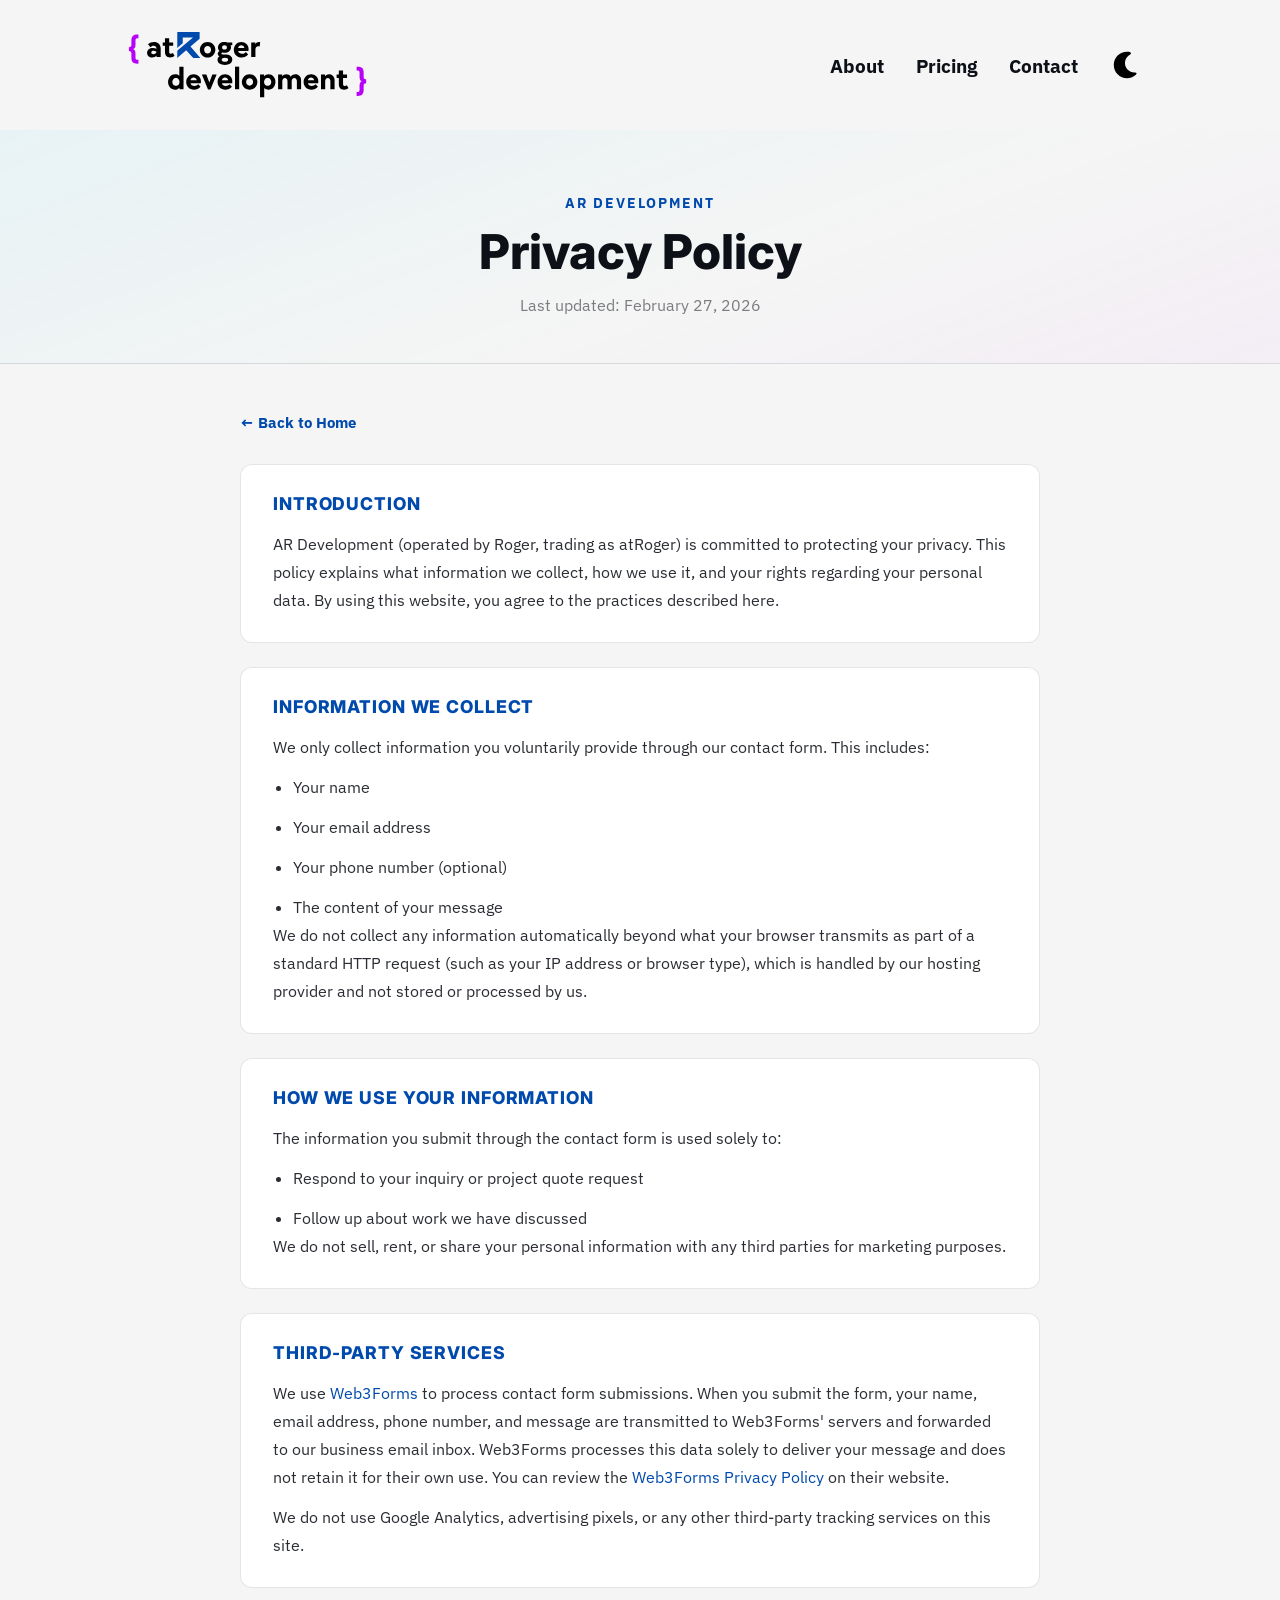
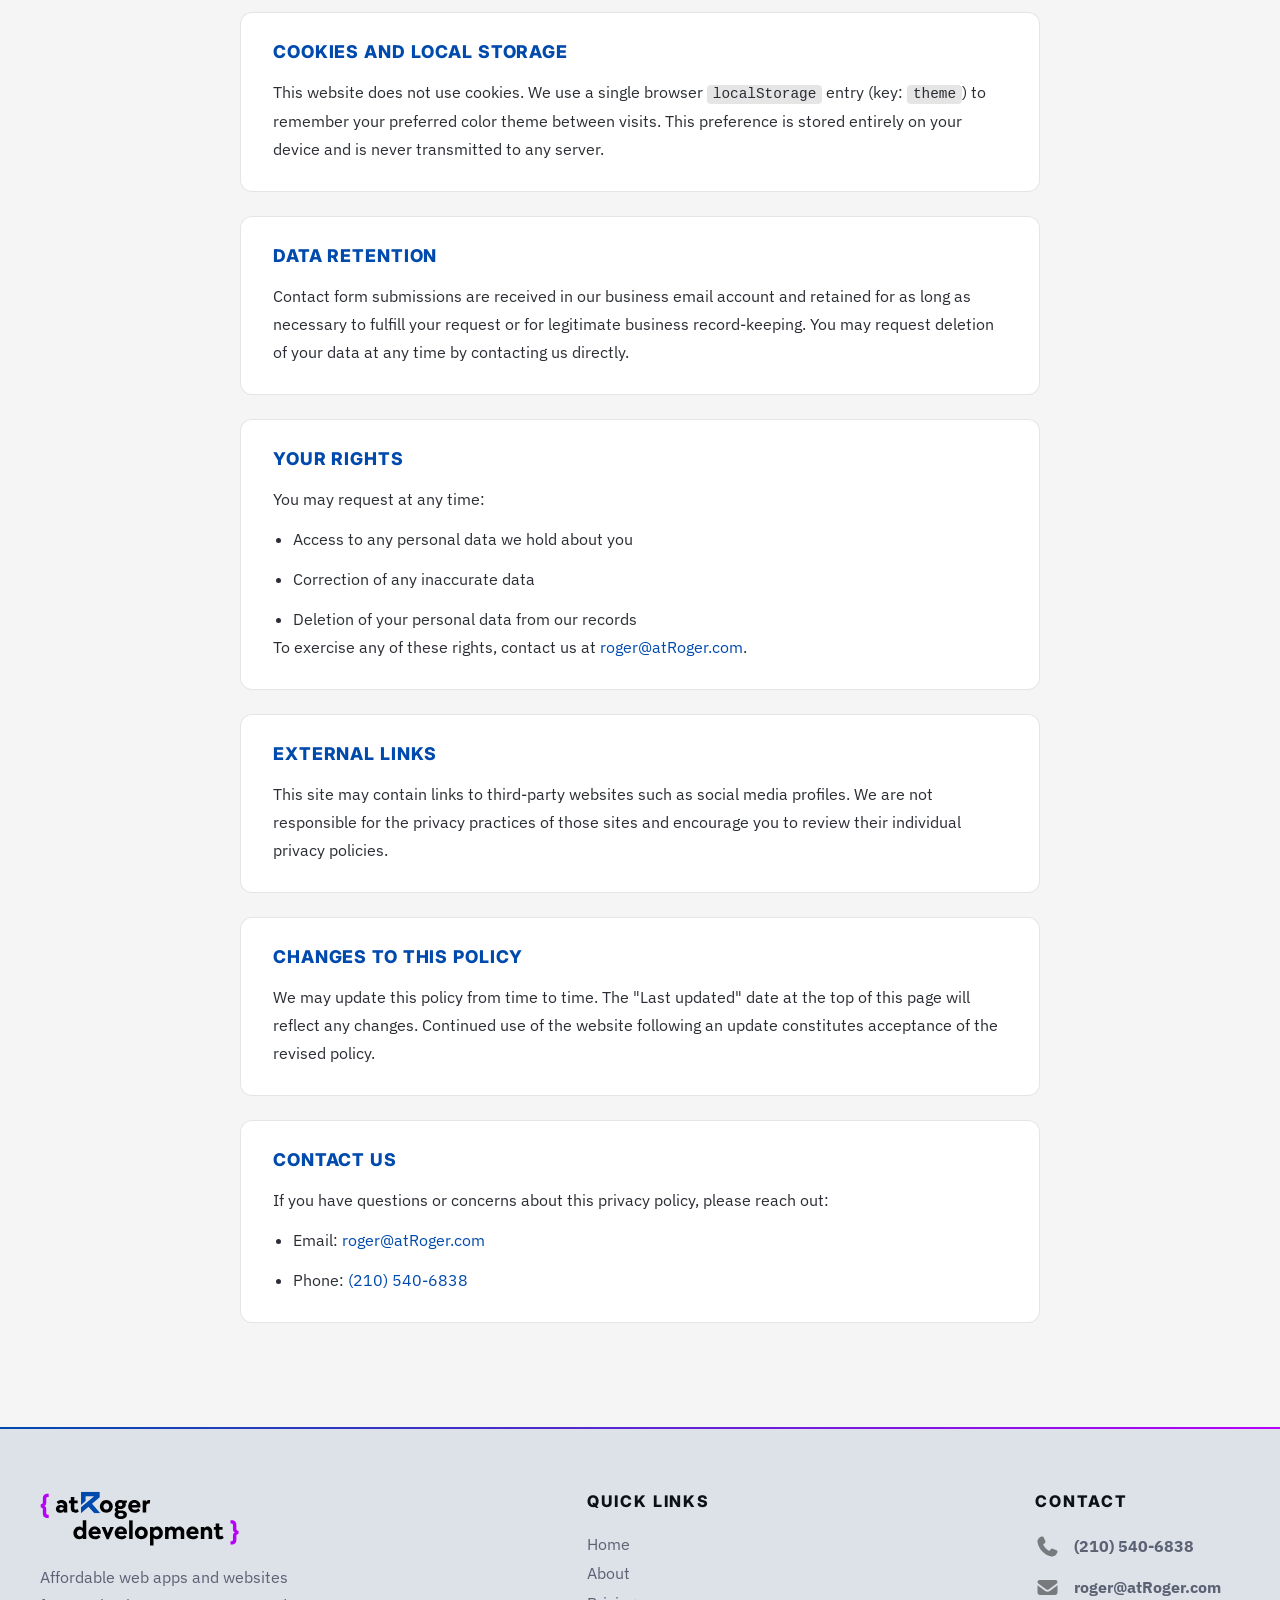
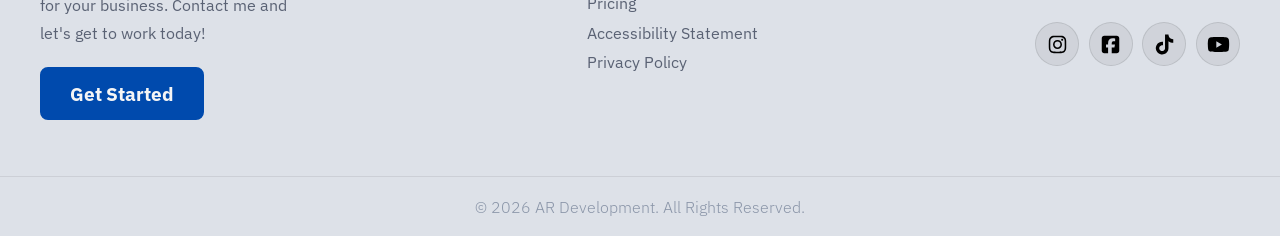
<file: privacy-policy.html>
<!DOCTYPE html>
<html lang="en">
<head>
  <meta charset="UTF-8">
  <meta http-equiv="X-UA-Compatible" content="IE=edge">
  <meta name="viewport" content="width=device-width, initial-scale=1.0">
  <meta name="theme-color" content="#000000">

  <link rel="canonical" href="https://www.atroger.com/privacy-policy.html">
  <meta name="description" content="Privacy Policy for AR Development (atRoger). Learn how we handle the information you share through our contact form.">

  <!--Favicons-->
  <link rel="icon" type="image/png" href="/favicon-96x96.png" sizes="96x96" />
  <link rel="icon" type="image/svg+xml" href="/favicon.svg" />
  <link rel="shortcut icon" href="/favicon.ico" />
  <link rel="apple-touch-icon" sizes="180x180" href="/apple-touch-icon.png" />
  <meta name="apple-mobile-web-app-title" content="atRoger" />
  <link rel="manifest" href="/site.webmanifest" />

  <!--Styles-->
  <link rel="stylesheet" href="/css/root.css">
  <link rel="stylesheet" href="/css/critical.css">

  <style>
    .legal-page-header {
      padding: 4rem 2rem 3rem;
      text-align: center;
      border-bottom: 1px solid var(--color-card-border);
      background: linear-gradient(160deg, rgba(8, 200, 240, 0.06) 0%, transparent 60%, rgba(214, 101, 255, 0.05) 100%);
    }

    .legal-page-header__inner {
      max-width: 720px;
      margin: 0 auto;
    }

    .legal-page-header__eyebrow {
      font-family: "IBM Plex Sans", sans-serif;
      font-weight: 600;
      font-size: 0.85rem;
      letter-spacing: 0.15em;
      text-transform: uppercase;
      color: var(--theme-color-main);
      margin: 0 0 0.75rem;
    }

    .legal-page-header__title {
      font-family: "Inter", sans-serif;
      font-weight: 800;
      font-size: 3rem;
      color: var(--color-text);
      margin: 0 0 1rem;
      line-height: 1.15;
    }

    .legal-page-header__meta {
      font-family: "IBM Plex Sans", sans-serif;
      font-weight: 500;
      font-size: 1rem;
      color: var(--color-text-muted);
      opacity: 0.6;
      margin: 0;
    }

    .legal-content {
      max-width: 800px;
      margin: 0 auto;
      padding: 3rem 2rem 5rem;
    }

    .legal-back-link {
      display: inline-flex;
      align-items: center;
      gap: 0.5rem;
      font-family: "IBM Plex Sans", sans-serif;
      font-weight: 600;
      font-size: 0.95rem;
      color: var(--theme-color-main);
      text-decoration: none;
      margin-bottom: 2rem;
      transition: color 0.15s ease;
    }

    .legal-back-link:hover {
      color: var(--theme-color-accent);
    }

    .legal-section {
      background-color: var(--color-card-bg);
      border: 1px solid var(--color-card-border);
      border-radius: 12px;
      padding: 1.75rem 2rem;
      margin-bottom: 1.5rem;
      transition: background-color 0.35s ease, border-color 0.35s ease;
    }

    .legal-section h2 {
      font-family: "Inter", sans-serif;
      font-weight: 700;
      font-size: 1.1rem;
      letter-spacing: 0.05em;
      text-transform: uppercase;
      color: var(--theme-color-main);
      margin: 0 0 1rem;
    }

    .legal-section p,
    .legal-section li {
      font-family: "IBM Plex Sans", sans-serif;
      font-weight: 500;
      font-size: 1rem;
      color: var(--color-text-muted);
      line-height: 1.75;
      margin: 0 0 0.75rem;
    }

    .legal-section p:last-child,
    .legal-section li:last-child {
      margin-bottom: 0;
    }

    .legal-section ul {
      padding-left: 1.25rem;
      margin: 0.5rem 0 0;
    }

    .legal-section a {
      color: var(--theme-color-main);
      text-decoration: none;
      transition: color 0.15s ease;
    }

    .legal-section a:hover {
      text-decoration: underline;
    }

    .legal-section code {
      font-family: monospace;
      font-size: 0.9em;
      background-color: var(--color-card-border);
      padding: 0.1em 0.4em;
      border-radius: 4px;
    }

    @media (max-width: 768px) {
      .legal-page-header {
        padding: 3rem 1.5rem 2.5rem;
      }

      .legal-page-header__title {
        font-size: 2.25rem;
      }

      .legal-content {
        padding: 2rem 1.5rem 4rem;
      }

      .legal-section {
        padding: 1.25rem;
      }
    }

    @media (max-width: 480px) {
      .legal-page-header {
        padding: 2.5rem 1.25rem 2rem;
      }

      .legal-page-header__title {
        font-size: 2rem;
      }

      .legal-content {
        padding: 1.5rem 1.25rem 3rem;
      }
    }
  </style>

  <title>Privacy Policy | AR Development</title>
</head>
<body>
  <!--Prevent flash of wrong theme-->
  <script>
    (function () {
      var s = localStorage.getItem('theme');
      if (s === 'light') {
        document.body.classList.add('light-mode');
      } else if (!s && !window.matchMedia('(prefers-color-scheme: dark)').matches) {
        document.body.classList.add('light-mode');
      }
    })();
  </script>

  <!--Screen reader skip main nav-->
  <a class="skip" aria-label="skip to main content" href="#main">Click To Skip To Main Content</a>

  <!-- ============================================ -->
  <!--                 Navigation                   -->
  <!-- ============================================ -->
  <nav class="navbar-nav">
    <img id="nav-logo" src="/images/horizontal-logo-white.svg" alt="logo">
    <ul class="nav-items" id="nav-items">
      <li><a href="/#about" aria-label="about">About</a></li>
      <li><a href="/#pricing" aria-label="pricing">Pricing</a></li>
      <li><a href="/#contact" aria-label="contact">Contact</a></li>
    </ul>
    <button id="theme-toggle" class="theme-toggle" type="button" aria-label="Switch to light mode">
      <img src="/images/sun-solid-full.svg" alt="" class="theme-toggle__icon theme-toggle__sun">
      <img src="/images/moon-solid-full.svg" alt="" class="theme-toggle__icon theme-toggle__moon">
    </button>
    <button class="hamburger" aria-label="Open menu" aria-expanded="false" aria-controls="nav-items">
      <span class="hamburger__line"></span>
      <span class="hamburger__line"></span>
      <span class="hamburger__line"></span>
    </button>
  </nav>

  <!-- ============================================ -->
  <!--                 Main Content                 -->
  <!-- ============================================ -->
  <main id="main">

    <header class="legal-page-header">
      <div class="legal-page-header__inner">
        <p class="legal-page-header__eyebrow">AR Development</p>
        <h1 class="legal-page-header__title">Privacy Policy</h1>
        <p class="legal-page-header__meta">Last updated: February 27, 2026</p>
      </div>
    </header>

    <div class="legal-content">

      <a href="/" class="legal-back-link">&#8592; Back to Home</a>

      <section class="legal-section">
        <h2>Introduction</h2>
        <p>AR Development (operated by Roger, trading as atRoger) is committed to protecting your privacy. This policy explains what information we collect, how we use it, and your rights regarding your personal data. By using this website, you agree to the practices described here.</p>
      </section>

      <section class="legal-section">
        <h2>Information We Collect</h2>
        <p>We only collect information you voluntarily provide through our contact form. This includes:</p>
        <ul>
          <li>Your name</li>
          <li>Your email address</li>
          <li>Your phone number (optional)</li>
          <li>The content of your message</li>
        </ul>
        <p>We do not collect any information automatically beyond what your browser transmits as part of a standard HTTP request (such as your IP address or browser type), which is handled by our hosting provider and not stored or processed by us.</p>
      </section>

      <section class="legal-section">
        <h2>How We Use Your Information</h2>
        <p>The information you submit through the contact form is used solely to:</p>
        <ul>
          <li>Respond to your inquiry or project quote request</li>
          <li>Follow up about work we have discussed</li>
        </ul>
        <p>We do not sell, rent, or share your personal information with any third parties for marketing purposes.</p>
      </section>

      <section class="legal-section">
        <h2>Third-Party Services</h2>
        <p>We use <a href="https://web3forms.com" target="_blank" rel="noopener noreferrer">Web3Forms</a> to process contact form submissions. When you submit the form, your name, email address, phone number, and message are transmitted to Web3Forms' servers and forwarded to our business email inbox. Web3Forms processes this data solely to deliver your message and does not retain it for their own use. You can review the <a href="https://web3forms.com/privacy" target="_blank" rel="noopener noreferrer">Web3Forms Privacy Policy</a> on their website.</p>
        <p>We do not use Google Analytics, advertising pixels, or any other third-party tracking services on this site.</p>
      </section>

      <section class="legal-section">
        <h2>Cookies and Local Storage</h2>
        <p>This website does not use cookies. We use a single browser <code>localStorage</code> entry (key: <code>theme</code>) to remember your preferred color theme between visits. This preference is stored entirely on your device and is never transmitted to any server.</p>
      </section>

      <section class="legal-section">
        <h2>Data Retention</h2>
        <p>Contact form submissions are received in our business email account and retained for as long as necessary to fulfill your request or for legitimate business record-keeping. You may request deletion of your data at any time by contacting us directly.</p>
      </section>

      <section class="legal-section">
        <h2>Your Rights</h2>
        <p>You may request at any time:</p>
        <ul>
          <li>Access to any personal data we hold about you</li>
          <li>Correction of any inaccurate data</li>
          <li>Deletion of your personal data from our records</li>
        </ul>
        <p>To exercise any of these rights, contact us at <a href="mailto:roger@atRoger.com">roger@atRoger.com</a>.</p>
      </section>

      <section class="legal-section">
        <h2>External Links</h2>
        <p>This site may contain links to third-party websites such as social media profiles. We are not responsible for the privacy practices of those sites and encourage you to review their individual privacy policies.</p>
      </section>

      <section class="legal-section">
        <h2>Changes to This Policy</h2>
        <p>We may update this policy from time to time. The "Last updated" date at the top of this page will reflect any changes. Continued use of the website following an update constitutes acceptance of the revised policy.</p>
      </section>

      <section class="legal-section">
        <h2>Contact Us</h2>
        <p>If you have questions or concerns about this privacy policy, please reach out:</p>
        <ul>
          <li>Email: <a href="mailto:roger@atRoger.com">roger&#64;atRoger.com</a></li>
          <li>Phone: <a href="tel:+12105406838">(210) 540-6838</a></li>
        </ul>
      </section>

    </div>
  </main>

  <!-- ============================================ -->
  <!--                 Footer                       -->
  <!-- ============================================ -->
  <footer class="footer">
    <div class="footer-container">
      <div class="footer-column footer-column--brand">
        <a href="/" aria-label="go to homepage">
          <img class="footer-logo footer-logo--dark" src="/images/horizontal-logo-white.svg" alt="atRoger logo" draggable="false" loading="lazy" width="200" height="53">
          <img class="footer-logo footer-logo--light" src="/images/horizontal-logo-black.svg" alt="atRoger logo" draggable="false" loading="lazy" width="200" height="53">
        </a>
        <p>Affordable web apps and websites for your business. Contact me and let's get to work today!</p>
        <a class="btn btn-primary footer-cta" href="/#contact">Get Started</a>
      </div>
      <div class="footer-column">
        <div class="footer-column__title">Quick Links</div>
        <nav>
          <ul class="quick-links">
            <li><a href="/" class="footer-nav-link" aria-label="home">Home</a></li>
            <li><a href="/#about" class="footer-nav-link" aria-label="about">About</a></li>
            <li><a href="/#pricing" class="footer-nav-link" aria-label="pricing">Pricing</a></li>
            <li><a href="/accessibility-statement.html" class="footer-nav-link" aria-label="accessibility statement">Accessibility Statement</a></li>
            <li><a href="/privacy-policy.html" class="footer-nav-link" aria-label="privacy policy">Privacy Policy</a></li>
          </ul>
        </nav>
      </div>
      <div class="footer-column">
        <div class="footer-column__title">Contact</div>
        <div class="contact-group">
          <img src="/images/phone-solid-full.svg" alt="" decoding="async" width="18" height="18" loading="lazy">
          <a href="tel:+12105406838" aria-label="call us now">(210) 540-6838</a>
        </div>
        <div class="contact-group">
          <img src="/images/envelope-solid-full.svg" alt="" decoding="async" width="18" height="18" loading="lazy">
          <a href="mailto:roger@atRoger.com" aria-label="email us now">roger&#64;atRoger.com</a>
        </div>
        <div class="socials">
          <a href="https://www.instagram.com/ardevelopment.scss/" target="_blank" rel="noopener noreferrer" aria-label="instagram profile">
            <img src="/images/instagram-brands-solid-full.svg" alt="Instagram" decoding="async" width="20" height="20" loading="lazy">
          </a>
          <a href="https://www.facebook.com/ardevelopment.scss/" target="_blank" rel="noopener noreferrer" aria-label="facebook profile">
            <img src="/images/square-facebook-brands-solid-full.svg" alt="Facebook" decoding="async" width="20" height="20" loading="lazy">
          </a>
          <a href="https://www.tiktok.com/@ardevelopment.scss?_r=1&_t=ZP-94HvaYhCHLr" target="_blank" rel="noopener noreferrer" aria-label="tiktok profile">
            <img src="/images/tiktok-brands-solid-full.svg" alt="TikTok" decoding="async" width="20" height="20" loading="lazy">
          </a>
          <a href="https://www.youtube.com/@ardevelopmentscss" target="_blank" rel="noopener noreferrer" aria-label="youtube profile">
            <img src="/images/youtube-brands-solid-full.svg" alt="YouTube" decoding="async" width="20" height="20" loading="lazy">
          </a>
        </div>
      </div>
    </div>
    <div class="subfooter">
      © 2026 AR Development. All Rights Reserved.
    </div>
  </footer>

  <script src="/js/theme.js"></script>
</body>
</html>
</file>
<file: css/root-min.css>
:root{--theme-color-main:#08c8f0;--theme-color-accent:#d665ff;--color-bg:#0a101d;--color-text:#ffffff;--color-text-muted:#fafbfc;--color-testimonial-stars:#fff64f;--color-highlight-underline:#1b3d8185;--color-card-bg:rgba(255,255,255,.04);--color-card-border:rgba(255,255,255,.08);--color-bg-alt:#0e1929;}body.light-mode{--theme-color-main:#004aad;--theme-color-accent:#b700f9;--color-bg:#f5f5f5;--color-text:#0d1117;--color-text-muted:#2a2d33;--color-testimonial-stars:#f59e0b;--color-highlight-underline:#98d0f899;--color-card-bg:#ffffff;--color-card-border:rgba(0,0,0,.1);--color-bg-alt:#e8ecf4;}body{transition:background-color .35s ease,color .35s ease;}@font-face{font-family:"Inter";src:url("/fonts/Inter_24pt-Regular.ttf") format("truetype");font-weight:400;font-style:normal;font-display:swap;}@font-face{font-family:"Inter";src:url("/fonts/Inter_24pt-Bold.ttf") format("truetype");font-weight:600;font-style:normal;font-display:swap;}@font-face{font-family:"Inter";src:url("/fonts/Inter_24pt-ExtraBold.ttf") format("truetype");font-weight:800;font-style:normal;font-display:swap;}@font-face{font-family:"IBM Plex Sans";src:url("/fonts/IBMPlexSans-Light.ttf") format("truetype");font-weight:400;font-style:normal;font-display:swap;}@font-face{font-family:"IBM Plex Sans";src:url("/fonts/IBMPlexSans-Regular.ttf") format("truetype");font-weight:500;font-style:normal;font-display:swap;}@font-face{font-family:"IBM Plex Sans";src:url("/fonts/IBMPlexSans-Bold.ttf") format("truetype");font-weight:600;font-style:normal;font-display:swap;}body,html{margin:0;padding:0;background-color:var(--color-bg);overflow-x:hidden;min-height:100vh;scroll-behavior:smooth;}body p,html p{font-family:"IBM Plex Sans",sans-serif;font-weight:500;}main{position:relative;max-width:1920px;margin:auto;overflow:hidden;}.skip{position:absolute;top:0;left:0;opacity:0;z-index:-1111111;}.navbar-nav{display:flex;padding:0 8rem;align-items:center;height:130px;color:var(--color-text);font-family:"IBM Plex Sans",sans-serif;font-weight:500;gap:1.5rem;transition:background-color .35s ease,color .35s ease;}.navbar-nav img#nav-logo{max-width:240px;transition:opacity .2s ease;margin-right:auto;}@media screen and (max-width:1110px){.navbar-nav img#nav-logo{max-width:180px}}.nav-items{display:flex;justify-content:center;align-items:center;gap:2rem;margin:0;list-style:none;}.nav-items li{font-size:1.2rem;font-weight:600;}.nav-items li a{text-decoration:none;color:inherit;}.nav-items li:hover{cursor:pointer;color:var(--theme-color-main);}.theme-toggle{background:none;border:none;cursor:pointer;padding:8px;width:50px;height:50px;position:relative;display:flex;align-items:center;justify-content:center;border-radius:50%;flex-shrink:0;transition:background-color .2s ease,transform .2s;}.theme-toggle:hover{transform:scale(1.1);background-color:rgba(165,165,165,.08);}@media screen and (max-width:1110px){.theme-toggle:hover{background-color:transparent!important}}.theme-toggle:focus-visible{outline:2px solid var(--theme-color-main);outline-offset:2px;}@media screen and (max-width:1110px){.theme-toggle{width:40px;height:40px}}.theme-toggle__icon{width:33px;height:33px;position:absolute;top:50%;left:50%;filter:brightness(0) invert(1);transition:opacity .3s ease,transform .4s ease;}@media screen and (max-width:1110px){.theme-toggle__icon{width:30px;height:30px}}.theme-toggle__sun{opacity:1;transform:translate(-50%,-50%) rotate(0deg) scale(1);}.theme-toggle__moon{opacity:0;transform:translate(-50%,-50%) rotate(90deg) scale(.5);filter:brightness(0);}body.light-mode .theme-toggle__sun{opacity:0;transform:translate(-50%,-50%) rotate(-90deg) scale(.5);}body.light-mode .theme-toggle__moon{opacity:1;transform:translate(-50%,-50%) rotate(0deg) scale(1);}body.light-mode .theme-toggle:hover{background-color:rgba(0,0,0,.04);}.hamburger{display:none;flex-direction:column;align-items:center;justify-content:center;gap:5px;background-color:rgba(128,128,128,.13);border:1px solid rgba(128,128,128,.2);cursor:pointer;padding:8px;width:56px;height:56px;border-radius:10px;flex-shrink:0;transition:background-color .2s ease,border-color .2s ease;}.hamburger:hover{background-color:rgba(128,128,128,.24);border-color:rgba(128,128,128,.35);}.hamburger:focus-visible{outline:2px solid var(--theme-color-main);outline-offset:2px;}.hamburger__line{display:block;width:30px;height:3px;background-color:var(--color-text);border-radius:2px;transition:transform .3s ease,opacity .2s ease;}@media screen and (max-width:1110px){.navbar-nav{padding:1rem 1.25rem 0;height:70px;position:relative;z-index:1000}.navbar-nav.nav-open .nav-items{opacity:1;visibility:visible;transform:translateY(0);transition:opacity .3s ease,transform .3s ease,visibility 0s;pointer-events:auto}.navbar-nav.nav-open .hamburger__line:nth-child(1){transform:translateY(8px) rotate(45deg)}.navbar-nav.nav-open .hamburger__line:nth-child(2){opacity:0;transform:scaleX(0)}.navbar-nav.nav-open .hamburger__line:nth-child(3){transform:translateY(-8px) rotate(-45deg)}.hamburger{display:flex}.nav-items{position:absolute;top:80px;left:0;right:0;flex-direction:column;align-items:stretch;gap:0;padding:0;margin:0;background-color:var(--color-bg);box-shadow:0 8px 24px rgba(0,0,0,.2);border-top:1px solid rgba(128,128,128,.15);z-index:999;opacity:0;visibility:hidden;transform:translateY(-8px);transition:opacity .3s ease,transform .3s ease,visibility 0s linear .3s;pointer-events:none}.nav-items li{padding:0;border-bottom:1px solid rgba(128,128,128,.1)}.nav-items li a{display:block;padding:.9rem 1.75rem;text-decoration:none;color:inherit}.nav-items li:last-child{border-bottom:none}}.footer{position:relative;background-color:#060911;color:#ffffff;padding:4rem 0 0;font-family:"IBM Plex Sans",sans-serif;}.footer::before{content:"";position:absolute;top:0;left:0;right:0;height:2px;background:linear-gradient(90deg,var(--theme-color-main),var(--theme-color-accent));}body.light-mode .footer{background-color:#dde1e8;color:#0d1117;}.footer-container{display:flex;justify-content:space-between;align-items:flex-start;gap:3rem;max-width:1200px;margin:0 auto;padding:0 2.5rem 3.5rem;}@media (max-width:1024px){.footer-container{flex-direction:column;align-items:stretch;gap:2.5rem;padding:0 2rem 3rem}}@media (max-width:480px){.footer-container{padding:0 1.25rem 2.5rem;gap:2rem}}.footer-column{display:flex;flex-direction:column;gap:1rem;}.footer-column--brand{max-width:270px;}@media (max-width:1024px){.footer-column--brand{max-width:100%}}.footer-column--brand p{font-size:1rem;color:#8a95a8;line-height:1.75;margin:0;}body.light-mode .footer-column--brand p{color:#5a6274;}.footer-logo{width:200px;height:auto;}.footer-logo--light{display:none;}@media (max-width:1024px){.footer-logo{width:170px}}body.light-mode .footer-logo--dark{display:none;}body.light-mode .footer-logo--light{display:block;}.footer-cta{align-self:flex-start;margin-top:.25rem;}.footer-column__title{font-family:"Inter",sans-serif;font-weight:700;font-size:1rem;letter-spacing:.12em;text-transform:uppercase;text-align:left;color:#ffffff;margin-bottom:.4rem;}body.light-mode .footer-column__title{color:#0d1117;}.quick-links{list-style:none;margin:0;padding:0;display:flex;flex-direction:column;gap:.6rem;}.footer-nav-link{font-size:1rem;font-weight:500;color:#8a95a8;text-decoration:none;transition:color .15s ease;}.footer-nav-link:hover{color:var(--theme-color-main);}body.light-mode .footer-nav-link{color:#5a6274;}body.light-mode .footer-nav-link:hover{color:var(--theme-color-main);}.contact-group{display:flex;align-items:center;gap:.85rem;}.contact-group img{width:25px;height:25px;flex-shrink:0;filter:brightness(0) invert(1);opacity:.5;}.contact-group a{font-size:1rem;font-weight:600;color:#8a95a8;text-decoration:none;transition:color .15s ease;}.contact-group a:hover{color:var(--theme-color-main);}body.light-mode .contact-group img{filter:brightness(0);opacity:.45;}body.light-mode .contact-group a{color:#5a6274;}body.light-mode .contact-group a:hover{color:var(--theme-color-main);}.socials{display:flex;align-items:center;gap:.6rem;margin-top:.4rem;}.socials a{display:flex;align-items:center;justify-content:center;width:42px;height:42px;border-radius:50%;background-color:rgba(255,255,255,.06);border:1px solid rgba(255,255,255,.1);text-decoration:none;transition:background-color .2s ease,border-color .2s ease,transform .2s ease;}.socials a:hover{background-color:var(--theme-color-main);border-color:var(--theme-color-main);transform:translateY(-3px);}.socials a:hover img{filter:brightness(0) invert(0);}.socials img{width:25px;height:25px;filter:brightness(0) invert(1);}body.light-mode .socials a{background-color:rgba(0,0,0,.06);border-color:rgba(0,0,0,.1);}body.light-mode .socials a:hover{background-color:var(--theme-color-main);border-color:var(--theme-color-main);}body.light-mode .socials a:hover img{filter:brightness(0) invert(1);}body.light-mode .socials img{filter:brightness(0);}.subfooter{font-family:"IBM Plex Sans",sans-serif;font-size:1rem;color:#444c5e;border-top:1px solid rgba(255,255,255,.07);text-align:center;max-width:1200px;margin:0 auto;padding:1.25rem 2.5rem;}@media (max-width:480px){.subfooter{padding:1rem 1.25rem}}body.light-mode .subfooter{color:#8a95a8;border-top-color:rgba(0,0,0,.08);}.float{animation:float 2s ease-in-out infinite;}@keyframes float{0%,100%{transform:translateY(0)}50%{transform:translateY(-13px)}}
</file>
<file: css/critical-min.css>
.hero-note{font-family:"Inter",sans-serif;font-weight:600;font-size:.85rem;opacity:.7;color:var(--color-text);}.hero-note b{color:var(--theme-color-accent);}.hero-container{position:relative;display:grid;grid-template-columns:55fr 45fr;align-items:center;gap:3rem;padding:4rem 8rem 5rem;margin-top:1rem;}@media (max-width:1024px){.hero-container{grid-template-columns:1fr;padding:3rem 2rem 4rem;text-align:center;gap:2rem}}@media (max-width:768px){.hero-container{padding:2.5rem 1.5rem 3.5rem;gap:1.75rem}}@media (max-width:480px){.hero-container{padding:2rem 1.25rem 4rem;gap:1.5rem}}.hero-content{display:flex;flex-direction:column;gap:1.5rem;}@media (max-width:1024px){.hero-content{align-items:center}}.hero-container h1{font-size:4rem;font-family:"Inter",sans-serif;font-weight:800;color:var(--color-text);margin:0;line-height:1.15;max-width:800px;}.hero-container h1 span{color:var(--theme-color-main);background-image:linear-gradient(rgba(255,255,255,0) 75%,var(--color-highlight-underline) 75%);}@media (max-width:1024px){.hero-container h1{font-size:2.75rem;line-height:1.2;text-align:center}}@media (max-width:768px){.hero-container h1{font-size:2.25rem}}@media (max-width:480px){.hero-container h1{font-size:2.1rem}}.hero-description{font-family:"IBM Plex Sans",sans-serif;font-weight:500;font-size:1.2rem;color:var(--color-text-muted);line-height:1.65;margin:0;max-width:500px;}@media (max-width:1024px){.hero-description{text-align:center;max-width:560px}}@media (max-width:480px){.hero-description{font-size:1.1rem}}.hero-cta{display:flex;gap:1rem;flex-wrap:wrap;}@media (max-width:1024px){.hero-cta{justify-content:center}}@media (max-width:480px){.hero-cta{flex-direction:column;align-items:stretch;gap:.75rem}}.btn{display:inline-flex;align-items:center;justify-content:center;padding:.75rem 1.75rem;border-radius:8px;font-family:"IBM Plex Sans",sans-serif;font-weight:600;font-size:1.2rem;text-decoration:none;cursor:pointer;border:2px solid transparent;transition:background-color .2s ease,color .2s ease,border-color .2s ease,transform .15s ease;}.btn:active{transform:translateY(0);}.btn:focus-visible{outline:2px solid var(--theme-color-main);outline-offset:3px;}.btn-primary{background-color:var(--theme-color-main);color:var(--color-bg);border-color:var(--theme-color-main);}.btn-primary:hover{background-color:transparent;color:var(--theme-color-main);}.btn-secondary{background-color:transparent;color:var(--theme-color-accent);border-color:var(--theme-color-accent);}.btn-secondary:hover{background-color:var(--theme-color-accent);color:var(--color-bg);}.hero-image{position:relative;display:flex;align-items:center;justify-content:center;}.hero-image .hero-slideshow-desk{position:relative;width:100%;max-width:900px;aspect-ratio:530/310;}.hero-image .slide-desk{position:absolute;top:0;left:0;width:100%;height:100%;object-fit:cover;border-radius:10px;border:3px solid black;box-shadow:0 0 70px var(--theme-color-accent);opacity:0;transition:opacity .6s ease;}.hero-image .slide-desk.active{opacity:1;}.hero-image .hero-slideshow-mobile{position:absolute;bottom:-50px;left:-70px;width:120px;height:235px;}@media screen and (max-width:1422px){.hero-image .hero-slideshow-mobile{left:0}}.hero-image .slide-mobile{position:absolute;top:0;left:0;width:100%;height:100%;object-fit:contain;opacity:0;transition:opacity .6s ease;}.hero-image .slide-mobile.active{opacity:1;}@media (max-width:1024px){.hero-image .hero-slideshow-desk{max-width:520px}}@media (max-width:480px){.hero-image{display:none}}.testimonials-section{padding:5rem 1.5rem 5rem;text-align:center;background-color:var(--color-bg-alt);transition:background-color .35s ease;}@media (max-width:1024px){.testimonials-section{padding-top:4rem;border-radius:50% 50% 50% 50%/20px 20px 20px 20px}}@media (max-width:480px){.testimonials-section{padding-top:5rem;padding-bottom:4rem;border-radius:50% 50% 50% 50%/15px 15px 15px 15px}}.testimonials{display:flex;justify-content:center;flex-wrap:wrap;gap:1rem;padding:0 1rem;}@media (max-width:768px){.testimonials{flex-direction:column}}.testimonial-stars{color:var(--color-testimonial-stars);font-size:1.15rem;width:-moz-fit-content;width:fit-content;margin:0 auto .5rem;}.testimonial-box{padding:1.5rem 1.25rem;margin:0;text-align:center;flex:1 1 280px;max-width:320px;background-color:var(--color-card-bg);border:1px solid var(--color-card-border);border-radius:12px;box-shadow:0 2px 12px rgba(0,0,0,.08);transition:background-color .35s ease,border-color .35s ease;}@media (max-width:768px){.testimonial-box{max-width:100%;padding:1.25rem 1rem;flex:auto}}.testimonial-box p{font-size:1rem;color:var(--color-text-muted);margin:0;line-height:1.55;}.testimonial-box p span{color:var(--theme-color-accent);}.testimonial-box h3{font-size:1.2em;color:var(--color-text);}
</file>
<file: css/local-min.css>
.about-container{display:grid;grid-template-columns:40fr 60fr;align-items:center;gap:4rem;padding:4rem 8rem 5rem;}@media (max-width:1024px){.about-container{grid-template-columns:1fr;padding:3rem 2rem 4rem;text-align:center}}@media (max-width:768px){.about-container{padding:2.5rem 1.5rem 3.5rem;gap:2rem}}@media (max-width:480px){.about-container{padding:1rem 1.25rem 4rem;gap:1.5rem}}.about-image{display:flex;flex-direction:column;justify-content:center;align-items:center;gap:1rem;}.about-image img:first-child{width:100%;max-width:440px;height:auto;-o-object-fit:cover;object-fit:cover;border-radius:10px;}@media (max-width:1024px){.about-image img:first-child{max-width:290px}}.about-social-links{display:flex;gap:.75rem;justify-content:center;}.about-social-link{display:flex;align-items:center;justify-content:center;width:52px;height:52px;border-radius:10px;background-color:var(--color-card-bg);border:1px solid var(--color-card-border);transition:transform .2s ease,border-color .2s ease,background-color .35s ease;cursor:pointer;padding:0;text-decoration:none;}.about-social-link img{width:28px;height:28px;filter:invert(70%) sepia(82%) saturate(441%) hue-rotate(152deg) brightness(100%) contrast(93%);transition:filter .35s ease;}.about-social-link:hover{transform:translateY(-3px);border-color:var(--theme-color-main);}body.light-mode .about-social-link img{filter:none;}.about-content{display:flex;flex-direction:column;gap:1.5rem;}@media (max-width:1024px){.about-content{align-items:center}}.about-content h2{font-size:3rem;font-family:"Inter",sans-serif;font-weight:800;color:var(--color-text);margin:0;line-height:1.15;}.about-content h2 span{color:var(--theme-color-main);background-image:linear-gradient(rgba(255,255,255,0) 75%,var(--color-highlight-underline) 75%);}@media (max-width:768px){.about-content h2{font-size:2.25rem}}@media (max-width:480px){.about-content h2{font-size:2rem}}.about-content a{max-width:200px;}.about-description{font-family:"IBM Plex Sans",sans-serif;font-weight:500;font-size:1.1rem;color:var(--color-text-muted);line-height:1.7;margin:0;max-width:560px;}@media (max-width:480px){.about-description{font-size:1rem}}.about-services-title{font-size:1.4rem;font-family:"Inter",sans-serif;font-weight:600;color:var(--color-text);margin:0;}.about-services{display:flex;flex-direction:column;gap:.85rem;}.service-card{background-color:var(--color-card-bg);border:1px solid var(--color-card-border);border-radius:12px;padding:1rem 1.25rem;transition:background-color .35s ease,border-color .35s ease;max-width:560px;}@media (max-width:1024px){.service-card{max-width:100%}}.service-card h4{font-family:"Inter",sans-serif;font-weight:600;font-size:1.1rem;color:var(--theme-color-main);margin:0 0 .3rem;text-transform:uppercase;letter-spacing:.04em;}.service-card p{font-family:"IBM Plex Sans",sans-serif;font-weight:500;font-size:1rem;color:var(--color-text-muted);margin:0;line-height:1.6;}.my-work-container{padding:3rem 2rem 5rem;max-width:1100px;margin:0 auto;}.work-title{text-align:center;margin-bottom:3.5rem;}.work-title h2{font-size:3rem;font-family:"Inter",sans-serif;font-weight:800;color:var(--color-text);margin:0 0 .75rem;line-height:1.15;}.work-title h2 span{color:var(--theme-color-main);background-image:linear-gradient(rgba(255,255,255,0) 75%,var(--color-highlight-underline) 75%);}@media (max-width:768px){.work-title h2{font-size:2.25rem}}@media (max-width:480px){.work-title h2{font-size:2rem}}.work-title p{font-family:"IBM Plex Sans",sans-serif;font-weight:500;font-size:1.2rem;color:var(--color-text-muted);opacity:.65;margin:0 auto;max-width:600px;line-height:1.7;}.work-groups{display:flex;flex-direction:row;align-items:flex-start;gap:0;}.work-group{display:flex;flex-direction:column;align-items:center;gap:1.75rem;flex:1;padding:0 3rem;}.work-group-header{text-align:center;}.work-group-label{display:inline-block;font-family:"Inter",sans-serif;font-weight:600;font-size:1.2rem;letter-spacing:.7px;text-transform:uppercase;color:var(--theme-color-main);margin-bottom:.5rem;}.work-group-desc{font-family:"IBM Plex Sans",sans-serif;font-weight:500;font-size:1.2rem;color:var(--color-text-muted);opacity:.6;margin:.35rem 0 0;max-width:380px;line-height:1.6;}@media (max-width:480px){.work-group-desc{font-size:1.1rem}}.work-group-divider{width:1px;align-self:stretch;background:var(--color-card-border);flex-shrink:0;}.work-logos{display:flex;justify-content:center;align-items:center;flex-wrap:wrap;gap:2rem 3rem;}.work-logo-item{display:flex;align-items:center;text-decoration:none;}.work-logo-item img{width:200px;height:120px;-o-object-fit:contain;object-fit:contain;transition:transform .3s ease;}.work-logo-item img.pvd-logo{width:110px;}.work-logo-item:hover img{transform:scale(1.1);}.logo-for-dark{display:block;}.logo-for-light{display:none;}body.light-mode .logo-for-dark{display:none;}body.light-mode .logo-for-light{display:block;}@media (max-width:768px){.my-work-container{padding:2.5rem 1.5rem 4rem}.work-groups{flex-direction:column;align-items:center;gap:3rem}.work-group{padding:0;width:100%}.work-group-divider{width:100%;max-width:500px;height:1px;align-self:auto}.work-logos{gap:1.75rem 3rem}}@media (max-width:480px){.my-work-container{padding:2rem 1.25rem 3.5rem}.work-title{margin-bottom:2.5rem}.work-logos{gap:1.5rem 2rem}.work-logo-item img{width:150px;height:90px}}.pricing-container{position:relative;display:flex;justify-content:center;align-items:center;flex-direction:column;padding-top:5.5rem;padding-bottom:9rem;background-color:var(--color-bg-alt);border-radius:50% 50% 50% 50%/30px 30px 30px 30px;transition:background-color .35s ease;}@media (max-width:768px){.pricing-container{align-items:normal;border-radius:50% 50% 50% 50%/20px 20px 20px 20px}}@media (max-width:480px){.pricing-container{padding-top:5rem;padding-bottom:5rem}}.pricing-title{text-align:center;color:var(--color-text);margin-bottom:1rem;padding:0 1rem;}.pricing-title h2{font-size:3rem;font-family:"Inter",sans-serif;font-weight:800;margin:0;}.pricing-title h2 span{color:var(--theme-color-main);}@media (max-width:480px){.pricing-title h2{font-size:2.3rem}}.pricing-title h3{font-size:1.4rem;font-family:"Inter",sans-serif;font-weight:600;margin:.8rem 0 0;}@media (max-width:480px){.pricing-title h3{font-size:1.2rem;line-height:1.8rem}}.pricing-cards{display:flex;justify-content:center;flex-wrap:wrap;margin-top:1rem;gap:2rem;}@media screen and (max-width:1150px){.pricing-cards{flex-direction:column}}.pricing-card{display:flex;flex-direction:column;background-color:var(--color-card-bg);padding:1.5rem;width:300px;border-radius:12px;border:1px solid var(--color-card-border);transition:background-color .35s ease,border-color .35s ease;}@media screen and (max-width:1150px){.pricing-card{width:500px}}@media (max-width:768px){.pricing-card{width:80%;margin:auto}}.webapp{box-shadow:0 2px 13px var(--theme-color-main);background-color:black;}.webapp .pricing-card__features--feature span{color:var(--theme-color-main);}.webapp .pricing-card__price strong{color:var(--theme-color-main);}.pricing-card__title{font-size:1.8rem;font-family:"Inter",sans-serif;font-weight:600;text-transform:uppercase;color:var(--color-text);}.pricing-card__features{display:flex;flex-direction:column;margin-top:1rem;gap:.7rem;}.pricing-card__features--feature{display:flex;justify-content:space-between;align-items:center;}.pricing-card__features--feature img{width:20px;filter:brightness(0) invert(1);}.pricing-card__features--feature .feature-label{font-family:"IBM Plex Sans",sans-serif;font-weight:500;font-size:1rem;color:var(--color-text);}.pricing-card__features--feature span{font-weight:600;color:var(--theme-color-accent);}.pricing-card__price{padding-top:1.2rem;margin-top:auto;}.pricing-card__price strong{font-size:3rem;font-family:"Inter",sans-serif;font-weight:600;text-transform:uppercase;color:var(--theme-color-accent);}.pricing-card__price span{font-family:"IBM Plex Sans",sans-serif;font-weight:500;font-size:1rem;color:var(--color-text);}body.light-mode .pricing-card__features--feature img{filter:invert(0);}body.light-mode .webapp{background-color:#f2fdff;}.contact-container{display:grid;grid-template-columns:1fr 1fr;gap:5rem;align-items:start;padding:6rem 8rem 6rem;}@media (max-width:1100px){.contact-container{grid-template-columns:1fr;gap:3rem;padding:3rem 4rem 5rem}}@media (max-width:768px){.contact-container{padding:2.5rem 2rem 4rem;gap:2.5rem}}@media (max-width:480px){.contact-container{padding:4rem 1.25rem 3.5rem;gap:2rem}}.contact-info{display:flex;flex-direction:column;gap:2.5rem;position:sticky;top:2rem;}@media (max-width:1100px){.contact-info{position:static}}.contact-info h2{font-size:3rem;font-family:"Inter",sans-serif;font-weight:800;color:var(--color-text);margin:0 0 1rem;line-height:1.15;}.contact-info h2 span{color:var(--theme-color-main);background-image:linear-gradient(rgba(255,255,255,0) 75%,var(--color-highlight-underline) 75%);}@media (max-width:768px){.contact-info h2{font-size:2.25rem}}.contact-description{font-family:"IBM Plex Sans",sans-serif;font-weight:500;font-size:1.2rem;color:var(--color-text-muted);line-height:1.75;margin:0;}.contact-details{display:flex;flex-direction:column;gap:1.5rem;}.contact-item{display:flex;align-items:center;gap:1rem;}.contact-item span:not(.contact-icon-wrapper){font-family:"IBM Plex Sans",sans-serif;font-weight:600;font-size:1.2rem;color:var(--color-text-muted);}.contact-icon-wrapper{display:flex;align-items:center;justify-content:center;width:72px;height:72px;flex-shrink:0;background-color:var(--color-card-bg);border:1px solid var(--color-card-border);border-radius:14px;transition:background-color .35s ease,border-color .35s ease;}.contact-icon{width:46px;height:46px;flex-shrink:0;filter:invert(70%) sepia(82%) saturate(441%) hue-rotate(152deg) brightness(100%) contrast(93%);transition:filter .35s ease;}.contact-form-wrapper{position:relative;overflow:hidden;background-color:var(--color-card-bg);border:1px solid var(--color-card-border);border-radius:12px;padding:2rem;min-height:200px;display:flex;align-items:center;justify-content:center;flex-direction:column;transition:background-color .35s ease,border-color .35s ease;}.contact-form-wrapper form{width:100%;position:relative;z-index:1;}@media (max-width:480px){.contact-form-wrapper{padding:1rem;background-color:transparent;border:none}}.contact-form-logo{position:absolute;bottom:-24px;right:-24px;width:260px;height:auto;opacity:.07;pointer-events:none;-webkit-user-select:none;-moz-user-select:none;user-select:none;z-index:0;}.contact-form-logo--light{display:none;}body.light-mode .contact-form-logo--dark{display:none;}body.light-mode .contact-form-logo--light{display:block;}.form-group{display:flex;flex-direction:column;gap:.4rem;margin-bottom:1.25rem;}.form-group label{font-family:"Inter",sans-serif;font-weight:600;font-size:.85rem;color:var(--theme-color-main);text-transform:uppercase;letter-spacing:.05em;}.form-group input,.form-group textarea{width:100%;box-sizing:border-box;background-color:transparent;border:1px solid var(--color-card-border);border-radius:8px;padding:.75rem 1rem;font-family:"IBM Plex Sans",sans-serif;font-weight:500;font-size:1rem;color:var(--color-text);outline:none;transition:border-color .2s ease,box-shadow .2s ease,background-color .35s ease,color .35s ease;}.form-group input::-moz-placeholder,.form-group textarea::-moz-placeholder{color:var(--color-text-muted);opacity:.5;}.form-group input::placeholder,.form-group textarea::placeholder{color:var(--color-text-muted);opacity:.5;}.form-group input:focus,.form-group textarea:focus{border-color:var(--theme-color-main);box-shadow:0 0 0 3px rgba(8,200,240,.12);}.form-group textarea{min-height:140px;resize:vertical;}.required-indicator{color:var(--theme-color-accent);}.optional-indicator{color:var(--color-text-muted);text-transform:none;font-weight:500;font-size:.8rem;letter-spacing:0;}.contact-submit{width:100%;margin-top:1.25rem;justify-content:center;}.contact-loading{display:flex;justify-content:center;align-items:center;padding:3rem;width:100%;}.loader{width:65px;aspect-ratio:1;--g:radial-gradient(farthest-side,#0000 calc(95% - 3px),#fff calc(100% - 3px) 98%,#0000 101%) no-repeat;background:var(--g),var(--g),var(--g);background-size:30px 30px;animation:l10 1.5s infinite;}@keyframes l10{0%{background-position:0 0,0 100%,100% 100%}25%{background-position:100% 0,0 100%,100% 100%}50%{background-position:100% 0,0 0,100% 100%}75%{background-position:100% 0,0 0,0 100%}100%{background-position:100% 100%,0 0,0 100%}}.contact-success{display:flex;flex-direction:column;align-items:center;text-align:center;padding:3rem 2rem;gap:1.5rem;width:100%;}.contact-success__icon{width:72px;height:72px;filter:invert(70%) sepia(82%) saturate(441%) hue-rotate(152deg) brightness(100%) contrast(93%);}.contact-success__message{font-family:"IBM Plex Sans",sans-serif;font-weight:500;font-size:1.2rem;color:var(--color-text);line-height:1.6;margin:0;max-width:320px;}.contact-error{display:flex;flex-direction:column;align-items:center;text-align:center;padding:3rem 2rem;gap:1.5rem;width:100%;}.contact-error__icon{width:72px;height:72px;filter:invert(27%) sepia(80%) saturate(1200%) hue-rotate(330deg) brightness(95%) contrast(105%);}.contact-error__message{font-family:"IBM Plex Sans",sans-serif;font-weight:500;font-size:1.2rem;color:var(--color-text);line-height:1.6;margin:0;max-width:320px;}body.light-mode .contact-icon{filter:invert(16%) sepia(78%) saturate(1648%) hue-rotate(207deg) brightness(97%) contrast(108%);}body.light-mode .form-group input:focus,body.light-mode .form-group textarea:focus{box-shadow:0 0 0 3px rgba(0,74,173,.12);}body.light-mode .loader{--g:radial-gradient(farthest-side,#0000 calc(95% - 3px),var(--theme-color-main) calc(100% - 3px) 98%,#0000 101%) no-repeat;}body.light-mode .contact-success__icon{filter:invert(16%) sepia(78%) saturate(1648%) hue-rotate(207deg) brightness(97%) contrast(108%);}.cert-modal{display:none;position:fixed;inset:0;z-index:1000;align-items:center;justify-content:center;}.cert-modal.active{display:flex;}.cert-modal-backdrop{position:absolute;inset:0;background:rgba(0,0,0,.85);cursor:pointer;}.cert-modal-content{position:relative;z-index:1;max-width:min(90vw,900px);max-height:90vh;}.cert-modal-img{display:block;width:100%;height:auto;max-height:90vh;-o-object-fit:contain;object-fit:contain;border-radius:8px;}.cert-modal-close{position:absolute;top:-14px;right:-14px;width:32px;height:32px;border-radius:50%;background-color:var(--theme-color-main);color:#fff;border:none;font-size:1.2rem;cursor:pointer;display:flex;align-items:center;justify-content:center;line-height:1;padding:0;transition:opacity .2s ease;}.cert-modal-close:hover{opacity:.85;}.reveal{opacity:0;transform:translateY(24px);transition:opacity .55s ease,transform .55s ease;}.reveal--visible{opacity:1;transform:translateY(0);}@media (prefers-reduced-motion:reduce){.reveal{opacity:1;transform:none;transition:none}}
</file>
<file: css/root.css>
:root {
  --theme-color-main: #08c8f0;
  --theme-color-accent: #d665ff;
  --color-bg: #0a101d;
  --color-text: #ffffff;
  --color-text-muted: #fafbfc;
  --color-testimonial-stars: #fff64f;
  --color-highlight-underline: #1b3d8185;
  --color-card-bg: rgba(255, 255, 255, 0.04);
  --color-card-border: rgba(255, 255, 255, 0.08);
  --color-bg-alt: #0e1929;
}

body.light-mode {
  --theme-color-main: #004aad;
  --theme-color-accent: #b700f9;
  --color-bg: #f5f5f5;
  --color-text: #0d1117;
  --color-text-muted: #2a2d33;
  --color-testimonial-stars: #f59e0b;
  --color-highlight-underline: #98d0f899;
  --color-card-bg: #ffffff;
  --color-card-border: rgba(0, 0, 0, 0.1);
  --color-bg-alt: #e8ecf4;
}

body {
  transition: background-color 0.35s ease, color 0.35s ease;
}

@font-face {
  font-family: "Inter";
  src: url("/fonts/Inter_24pt-Regular.ttf") format("truetype");
  font-weight: 400;
  font-style: normal;
  font-display: swap;
}
@font-face {
  font-family: "Inter";
  src: url("/fonts/Inter_24pt-Bold.ttf") format("truetype");
  font-weight: 600;
  font-style: normal;
  font-display: swap;
}
@font-face {
  font-family: "Inter";
  src: url("/fonts/Inter_24pt-ExtraBold.ttf") format("truetype");
  font-weight: 800;
  font-style: normal;
  font-display: swap;
}
@font-face {
  font-family: "IBM Plex Sans";
  src: url("/fonts/IBMPlexSans-Light.ttf") format("truetype");
  font-weight: 400;
  font-style: normal;
  font-display: swap;
}
@font-face {
  font-family: "IBM Plex Sans";
  src: url("/fonts/IBMPlexSans-Regular.ttf") format("truetype");
  font-weight: 500;
  font-style: normal;
  font-display: swap;
}
@font-face {
  font-family: "IBM Plex Sans";
  src: url("/fonts/IBMPlexSans-Bold.ttf") format("truetype");
  font-weight: 600;
  font-style: normal;
  font-display: swap;
}
body, html {
  margin: 0;
  padding: 0;
  background-color: var(--color-bg);
  overflow-x: hidden;
  min-height: 100vh;
  scroll-behavior: smooth;
}
body p, html p {
  font-family: "IBM Plex Sans", sans-serif;
  font-weight: 500;
}

main {
  position: relative;
  max-width: 1920px;
  margin: auto;
  overflow: hidden;
}

.skip {
  position: absolute;
  top: 0;
  left: 0;
  opacity: 0;
  z-index: -1111111;
}

.navbar-nav {
  display: flex;
  padding: 0 8rem;
  align-items: center;
  height: 130px;
  color: var(--color-text);
  font-family: "IBM Plex Sans", sans-serif;
  font-weight: 500;
  gap: 1.5rem;
  transition: background-color 0.35s ease, color 0.35s ease;
}
.navbar-nav img#nav-logo {
  max-width: 240px;
  transition: opacity 0.2s ease;
  margin-right: auto;
}
@media screen and (max-width: 1110px) {
  .navbar-nav img#nav-logo {
    max-width: 180px;
  }
}

.nav-items {
  display: flex;
  justify-content: center;
  align-items: center;
  gap: 2rem;
  margin: 0;
  list-style: none;
}
.nav-items li {
  font-size: 1.2rem;
  font-weight: 600;
}
.nav-items li a {
  text-decoration: none;
  color: inherit;
}
.nav-items li:hover {
  cursor: pointer;
  color: var(--theme-color-main);
}

.theme-toggle {
  background: none;
  border: none;
  cursor: pointer;
  padding: 8px;
  width: 50px;
  height: 50px;
  position: relative;
  display: flex;
  align-items: center;
  justify-content: center;
  border-radius: 50%;
  flex-shrink: 0;
  transition: background-color 0.2s ease, transform 0.2s;
}
.theme-toggle:hover {
  transform: scale(1.1);
  background-color: rgba(165, 165, 165, 0.08);
}
@media screen and (max-width: 1110px) {
  .theme-toggle:hover {
    background-color: transparent !important;
  }
}
.theme-toggle:focus-visible {
  outline: 2px solid var(--theme-color-main);
  outline-offset: 2px;
}
@media screen and (max-width: 1110px) {
  .theme-toggle {
    width: 40px;
    height: 40px;
  }
}

.theme-toggle__icon {
  width: 33px;
  height: 33px;
  position: absolute;
  top: 50%;
  left: 50%;
  filter: brightness(0) invert(1);
  transition: opacity 0.3s ease, transform 0.4s ease;
}
@media screen and (max-width: 1110px) {
  .theme-toggle__icon {
    width: 30px;
    height: 30px;
  }
}

.theme-toggle__sun {
  opacity: 1;
  transform: translate(-50%, -50%) rotate(0deg) scale(1);
}

.theme-toggle__moon {
  opacity: 0;
  transform: translate(-50%, -50%) rotate(90deg) scale(0.5);
  filter: brightness(0);
}

body.light-mode .theme-toggle__sun {
  opacity: 0;
  transform: translate(-50%, -50%) rotate(-90deg) scale(0.5);
}
body.light-mode .theme-toggle__moon {
  opacity: 1;
  transform: translate(-50%, -50%) rotate(0deg) scale(1);
}
body.light-mode .theme-toggle:hover {
  background-color: rgba(0, 0, 0, 0.04);
}

.hamburger {
  display: none;
  flex-direction: column;
  align-items: center;
  justify-content: center;
  gap: 5px;
  background-color: rgba(128, 128, 128, 0.13);
  border: 1px solid rgba(128, 128, 128, 0.2);
  cursor: pointer;
  padding: 8px;
  width: 56px;
  height: 56px;
  border-radius: 10px;
  flex-shrink: 0;
  transition: background-color 0.2s ease, border-color 0.2s ease;
}
.hamburger:hover {
  background-color: rgba(128, 128, 128, 0.24);
  border-color: rgba(128, 128, 128, 0.35);
}
.hamburger:focus-visible {
  outline: 2px solid var(--theme-color-main);
  outline-offset: 2px;
}

.hamburger__line {
  display: block;
  width: 30px;
  height: 3px;
  background-color: var(--color-text);
  border-radius: 2px;
  transition: transform 0.3s ease, opacity 0.2s ease;
}

@media screen and (max-width: 1110px) {
  .navbar-nav {
    padding: 1rem 1.25rem 0;
    height: 70px;
    position: relative;
    z-index: 1000;
  }
  .navbar-nav.nav-open .nav-items {
    opacity: 1;
    visibility: visible;
    transform: translateY(0);
    transition: opacity 0.3s ease, transform 0.3s ease, visibility 0s;
    pointer-events: auto;
  }
  .navbar-nav.nav-open .hamburger__line:nth-child(1) {
    transform: translateY(8px) rotate(45deg);
  }
  .navbar-nav.nav-open .hamburger__line:nth-child(2) {
    opacity: 0;
    transform: scaleX(0);
  }
  .navbar-nav.nav-open .hamburger__line:nth-child(3) {
    transform: translateY(-8px) rotate(-45deg);
  }
  .hamburger {
    display: flex;
  }
  .nav-items {
    position: absolute;
    top: 80px;
    left: 0;
    right: 0;
    flex-direction: column;
    align-items: stretch;
    gap: 0;
    padding: 0;
    margin: 0;
    background-color: var(--color-bg);
    box-shadow: 0 8px 24px rgba(0, 0, 0, 0.2);
    border-top: 1px solid rgba(128, 128, 128, 0.15);
    z-index: 999;
    opacity: 0;
    visibility: hidden;
    transform: translateY(-8px);
    transition: opacity 0.3s ease, transform 0.3s ease, visibility 0s linear 0.3s;
    pointer-events: none;
  }
  .nav-items li {
    padding: 0;
    border-bottom: 1px solid rgba(128, 128, 128, 0.1);
  }
  .nav-items li a {
    display: block;
    padding: 0.9rem 1.75rem;
    text-decoration: none;
    color: inherit;
  }
  .nav-items li:last-child {
    border-bottom: none;
  }
}
.footer {
  position: relative;
  background-color: #060911;
  color: #ffffff;
  padding: 4rem 0 0;
  font-family: "IBM Plex Sans", sans-serif;
}
.footer::before {
  content: "";
  position: absolute;
  top: 0;
  left: 0;
  right: 0;
  height: 2px;
  background: linear-gradient(90deg, var(--theme-color-main), var(--theme-color-accent));
}

body.light-mode .footer {
  background-color: #dde1e8;
  color: #0d1117;
}

.footer-container {
  display: flex;
  justify-content: space-between;
  align-items: flex-start;
  gap: 3rem;
  max-width: 1200px;
  margin: 0 auto;
  padding: 0 2.5rem 3.5rem;
}
@media (max-width: 1024px) {
  .footer-container {
    flex-direction: column;
    align-items: stretch;
    gap: 2.5rem;
    padding: 0 2rem 3rem;
  }
}
@media (max-width: 480px) {
  .footer-container {
    padding: 0 1.25rem 2.5rem;
    gap: 2rem;
  }
}

.footer-column {
  display: flex;
  flex-direction: column;
  gap: 1rem;
}
.footer-column--brand {
  max-width: 270px;
}
@media (max-width: 1024px) {
  .footer-column--brand {
    max-width: 100%;
  }
}
.footer-column--brand p {
  font-size: 1rem;
  color: #8a95a8;
  line-height: 1.75;
  margin: 0;
}

body.light-mode .footer-column--brand p {
  color: #5a6274;
}

.footer-logo {
  width: 200px;
  height: auto;
}
.footer-logo--light {
  display: none;
}
@media (max-width: 1024px) {
  .footer-logo {
    width: 170px;
  }
}

body.light-mode .footer-logo--dark {
  display: none;
}
body.light-mode .footer-logo--light {
  display: block;
}

.footer-cta {
  align-self: flex-start;
  margin-top: 0.25rem;
}

.footer-column__title {
  font-family: "Inter", sans-serif;
  font-weight: 700;
  font-size: 1rem;
  letter-spacing: 0.12em;
  text-transform: uppercase;
  text-align: left;
  color: #ffffff;
  margin-bottom: 0.4rem;
}

body.light-mode .footer-column__title {
  color: #0d1117;
}

.quick-links {
  list-style: none;
  margin: 0;
  padding: 0;
  display: flex;
  flex-direction: column;
  gap: 0.6rem;
}

.footer-nav-link {
  font-size: 1rem;
  font-weight: 500;
  color: #8a95a8;
  text-decoration: none;
  transition: color 0.15s ease;
}
.footer-nav-link:hover {
  color: var(--theme-color-main);
}

body.light-mode .footer-nav-link {
  color: #5a6274;
}

body.light-mode .footer-nav-link:hover {
  color: var(--theme-color-main);
}

.contact-group {
  display: flex;
  align-items: center;
  gap: 0.85rem;
}
.contact-group img {
  width: 25px;
  height: 25px;
  flex-shrink: 0;
  filter: brightness(0) invert(1);
  opacity: 0.5;
}
.contact-group a {
  font-size: 1rem;
  font-weight: 600;
  color: #8a95a8;
  text-decoration: none;
  transition: color 0.15s ease;
}
.contact-group a:hover {
  color: var(--theme-color-main);
}

body.light-mode .contact-group img {
  filter: brightness(0);
  opacity: 0.45;
}
body.light-mode .contact-group a {
  color: #5a6274;
}
body.light-mode .contact-group a:hover {
  color: var(--theme-color-main);
}

.socials {
  display: flex;
  align-items: center;
  gap: 0.6rem;
  margin-top: 0.4rem;
}
.socials a {
  display: flex;
  align-items: center;
  justify-content: center;
  width: 42px;
  height: 42px;
  border-radius: 50%;
  background-color: rgba(255, 255, 255, 0.06);
  border: 1px solid rgba(255, 255, 255, 0.1);
  text-decoration: none;
  transition: background-color 0.2s ease, border-color 0.2s ease, transform 0.2s ease;
}
.socials a:hover {
  background-color: var(--theme-color-main);
  border-color: var(--theme-color-main);
  transform: translateY(-3px);
}
.socials a:hover img {
  filter: brightness(0) invert(0);
}
.socials img {
  width: 25px;
  height: 25px;
  filter: brightness(0) invert(1);
}

body.light-mode .socials a {
  background-color: rgba(0, 0, 0, 0.06);
  border-color: rgba(0, 0, 0, 0.1);
}
body.light-mode .socials a:hover {
  background-color: var(--theme-color-main);
  border-color: var(--theme-color-main);
}
body.light-mode .socials a:hover img {
  filter: brightness(0) invert(1);
}
body.light-mode .socials img {
  filter: brightness(0);
}

.subfooter {
  font-family: "IBM Plex Sans", sans-serif;
  font-size: 1rem;
  color: #444c5e;
  border-top: 1px solid rgba(255, 255, 255, 0.07);
  text-align: center;
  max-width: 1200px;
  margin: 0 auto;
  padding: 1.25rem 2.5rem;
}
@media (max-width: 480px) {
  .subfooter {
    padding: 1rem 1.25rem;
  }
}

body.light-mode .subfooter {
  color: #8a95a8;
  border-top-color: rgba(0, 0, 0, 0.08);
}

.float {
  animation: float 2s ease-in-out infinite;
}

@keyframes float {
  0%, 100% {
    transform: translateY(0);
  }
  50% {
    transform: translateY(-13px);
  }
}/*# sourceMappingURL=root.css.map */
</file>
<file: css/critical.css>
.hero-note {
  font-family: "Inter", sans-serif;
  font-weight: 600;
  font-size: 0.85rem;
  opacity: 0.7;
  color: var(--color-text);
}
.hero-note b {
  color: var(--theme-color-accent);
}

.hero-container {
  position: relative;
  display: grid;
  grid-template-columns: 55fr 45fr;
  align-items: center;
  gap: 3rem;
  padding: 4rem 8rem 5rem;
  margin-top: 1rem;
}
@media (max-width: 1024px) {
  .hero-container {
    grid-template-columns: 1fr;
    padding: 3rem 2rem 4rem;
    text-align: center;
    gap: 2rem;
  }
}
@media (max-width: 768px) {
  .hero-container {
    padding: 2.5rem 1.5rem 3.5rem;
    gap: 1.75rem;
  }
}
@media (max-width: 480px) {
  .hero-container {
    padding: 2rem 1.25rem 4rem;
    gap: 1.5rem;
  }
}

.hero-content {
  display: flex;
  flex-direction: column;
  gap: 1.5rem;
}
@media (max-width: 1024px) {
  .hero-content {
    align-items: center;
  }
}

.hero-container h1 {
  font-size: 4rem;
  font-family: "Inter", sans-serif;
  font-weight: 800;
  color: var(--color-text);
  margin: 0;
  line-height: 1.15;
  max-width: 800px;
}
.hero-container h1 span {
  color: var(--theme-color-main);
  background-image: linear-gradient(rgba(255, 255, 255, 0) 75%, var(--color-highlight-underline) 75%);
}
@media (max-width: 1024px) {
  .hero-container h1 {
    font-size: 2.75rem;
    line-height: 1.2;
    text-align: center;
  }
}
@media (max-width: 768px) {
  .hero-container h1 {
    font-size: 2.25rem;
  }
}
@media (max-width: 480px) {
  .hero-container h1 {
    font-size: 2.1rem;
  }
}

.hero-description {
  font-family: "IBM Plex Sans", sans-serif;
  font-weight: 500;
  font-size: 1.2rem;
  color: var(--color-text-muted);
  line-height: 1.65;
  margin: 0;
  max-width: 500px;
}
@media (max-width: 1024px) {
  .hero-description {
    text-align: center;
    max-width: 560px;
  }
}
@media (max-width: 480px) {
  .hero-description {
    font-size: 1.1rem;
  }
}

.hero-cta {
  display: flex;
  gap: 1rem;
  flex-wrap: wrap;
}
@media (max-width: 1024px) {
  .hero-cta {
    justify-content: center;
  }
}
@media (max-width: 480px) {
  .hero-cta {
    flex-direction: column;
    align-items: stretch;
    gap: 0.75rem;
  }
}

.btn {
  display: inline-flex;
  align-items: center;
  justify-content: center;
  padding: 0.75rem 1.75rem;
  border-radius: 8px;
  font-family: "IBM Plex Sans", sans-serif;
  font-weight: 600;
  font-size: 1.2rem;
  text-decoration: none;
  cursor: pointer;
  border: 2px solid transparent;
  transition: background-color 0.2s ease, color 0.2s ease, border-color 0.2s ease, transform 0.15s ease;
}
.btn:active {
  transform: translateY(0);
}
.btn:focus-visible {
  outline: 2px solid var(--theme-color-main);
  outline-offset: 3px;
}

.btn-primary {
  background-color: var(--theme-color-main);
  color: var(--color-bg);
  border-color: var(--theme-color-main);
}
.btn-primary:hover {
  background-color: transparent;
  color: var(--theme-color-main);
}

.btn-secondary {
  background-color: transparent;
  color: var(--theme-color-accent);
  border-color: var(--theme-color-accent);
}
.btn-secondary:hover {
  background-color: var(--theme-color-accent);
  color: var(--color-bg);
}

.hero-image {
  position: relative;
  display: flex;
  align-items: center;
  justify-content: center;
}
.hero-image .hero-slideshow-desk {
  position: relative;
  width: 100%;
  max-width: 900px;
  aspect-ratio: 530/310;
}
.hero-image .slide-desk {
  position: absolute;
  top: 0;
  left: 0;
  width: 100%;
  height: 100%;
  -o-object-fit: cover;
     object-fit: cover;
  border-radius: 10px;
  border: 3px solid black;
  box-shadow: 0 0 70px var(--theme-color-accent);
  opacity: 0;
  transition: opacity 0.6s ease;
}
.hero-image .slide-desk.active {
  opacity: 1;
}
.hero-image .hero-slideshow-mobile {
  position: absolute;
  bottom: -50px;
  left: -70px;
  width: 120px;
  height: 235px;
}
@media screen and (max-width: 1422px) {
  .hero-image .hero-slideshow-mobile {
    left: 0;
  }
}
.hero-image .slide-mobile {
  position: absolute;
  top: 0;
  left: 0;
  width: 100%;
  height: 100%;
  -o-object-fit: contain;
     object-fit: contain;
  opacity: 0;
  transition: opacity 0.6s ease;
}
.hero-image .slide-mobile.active {
  opacity: 1;
}
@media (max-width: 1024px) {
  .hero-image .hero-slideshow-desk {
    max-width: 520px;
  }
}
@media (max-width: 480px) {
  .hero-image {
    display: none;
  }
}

.testimonials-section {
  padding: 5rem 1.5rem 5rem;
  text-align: center;
  background-color: var(--color-bg-alt);
  transition: background-color 0.35s ease;
}
@media (max-width: 1024px) {
  .testimonials-section {
    padding-top: 4rem;
    border-radius: 50% 50% 50% 50%/20px 20px 20px 20px;
  }
}
@media (max-width: 480px) {
  .testimonials-section {
    padding-top: 5rem;
    padding-bottom: 4rem;
    border-radius: 50% 50% 50% 50%/15px 15px 15px 15px;
  }
}

.testimonials {
  display: flex;
  justify-content: center;
  flex-wrap: wrap;
  gap: 1rem;
  padding: 0 1rem;
}
@media (max-width: 768px) {
  .testimonials {
    flex-direction: column;
  }
}

.testimonial-stars {
  color: var(--color-testimonial-stars);
  font-size: 1.15rem;
  width: -moz-fit-content;
  width: fit-content;
  margin: 0 auto 0.5rem;
}

.testimonial-box {
  padding: 1.5rem 1.25rem;
  margin: 0;
  text-align: center;
  flex: 1 1 280px;
  max-width: 320px;
  background-color: var(--color-card-bg);
  border: 1px solid var(--color-card-border);
  border-radius: 12px;
  box-shadow: 0 2px 12px rgba(0, 0, 0, 0.08);
  transition: background-color 0.35s ease, border-color 0.35s ease;
}
@media (max-width: 768px) {
  .testimonial-box {
    max-width: 100%;
    padding: 1.25rem 1rem;
    flex: auto;
  }
}
.testimonial-box p {
  font-size: 1rem;
  color: var(--color-text-muted);
  margin: 0;
  line-height: 1.55;
}
.testimonial-box p span {
  color: var(--theme-color-accent);
}
.testimonial-box h3 {
  font-size: 1.2em;
  color: var(--color-text);
}/*# sourceMappingURL=critical.css.map */
</file>
